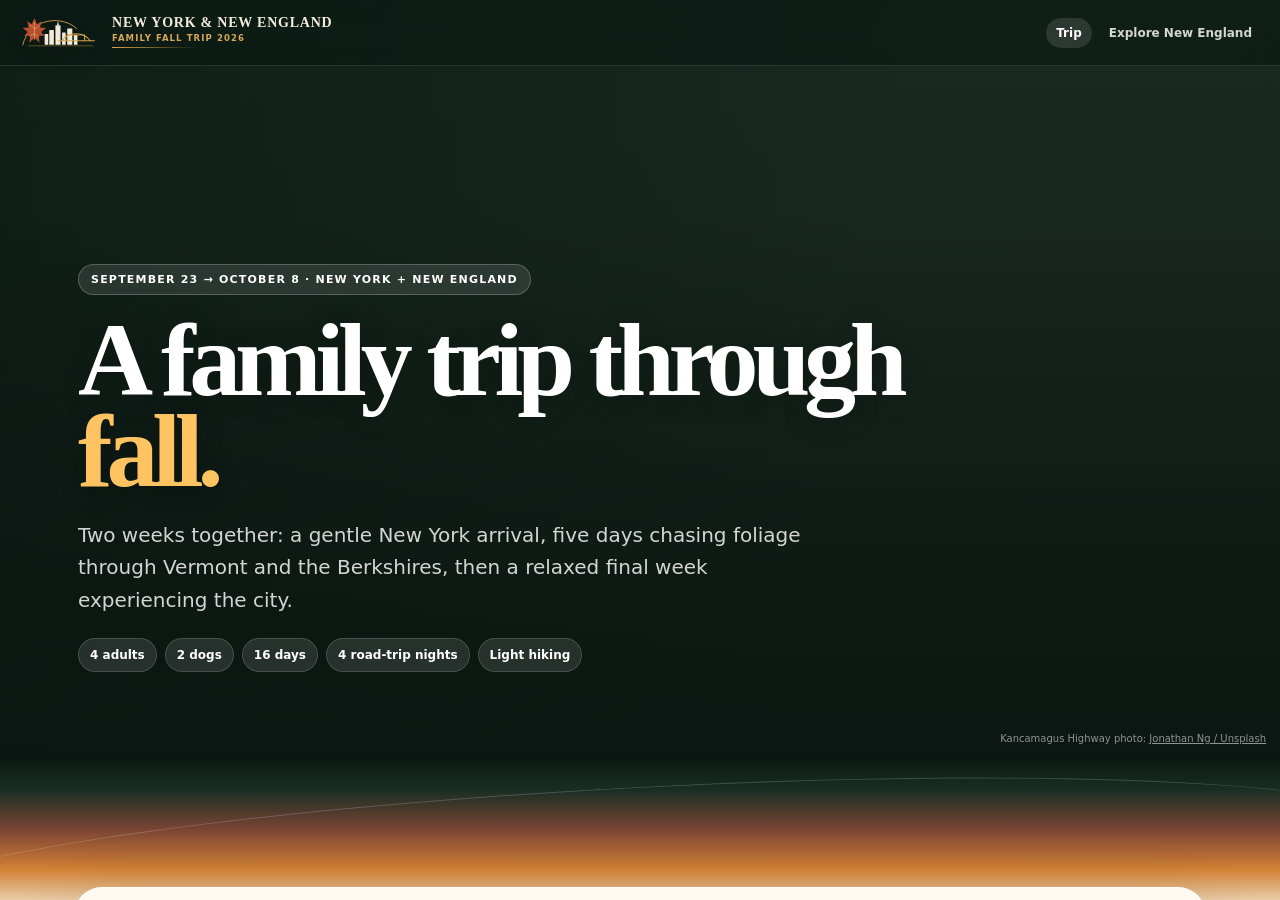
<file: index.html>
<!doctype html><html lang="en"><head><meta charset="utf-8"><meta name="viewport" content="width=device-width,initial-scale=1,viewport-fit=cover"><meta name="theme-color" content="#16241e"><title>Family Fall Trip 2026 · New York & New England</title><link rel="icon" type="image/x-icon" href="/2026FallTrip/favicon.ico?v=3"><link rel="shortcut icon" type="image/x-icon" href="/2026FallTrip/favicon.ico?v=3"><style>html,body{margin:0;width:100%;height:100%;overflow:hidden;background:#f4efe5}iframe{position:fixed;inset:0;width:100%;height:100%;border:0;display:block}</style></head><body><iframe id="app" src="app-20260918c.html" title="Family Fall Trip 2026"></iframe><script>const f=document.getElementById('app');f.addEventListener('load',()=>{try{document.title=f.contentDocument.title||document.title;f.contentDocument.querySelectorAll('a[href="index.html"],a[href="explore.html"]').forEach(a=>a.target='_top')}catch(e){}});</script></body></html>
</file>
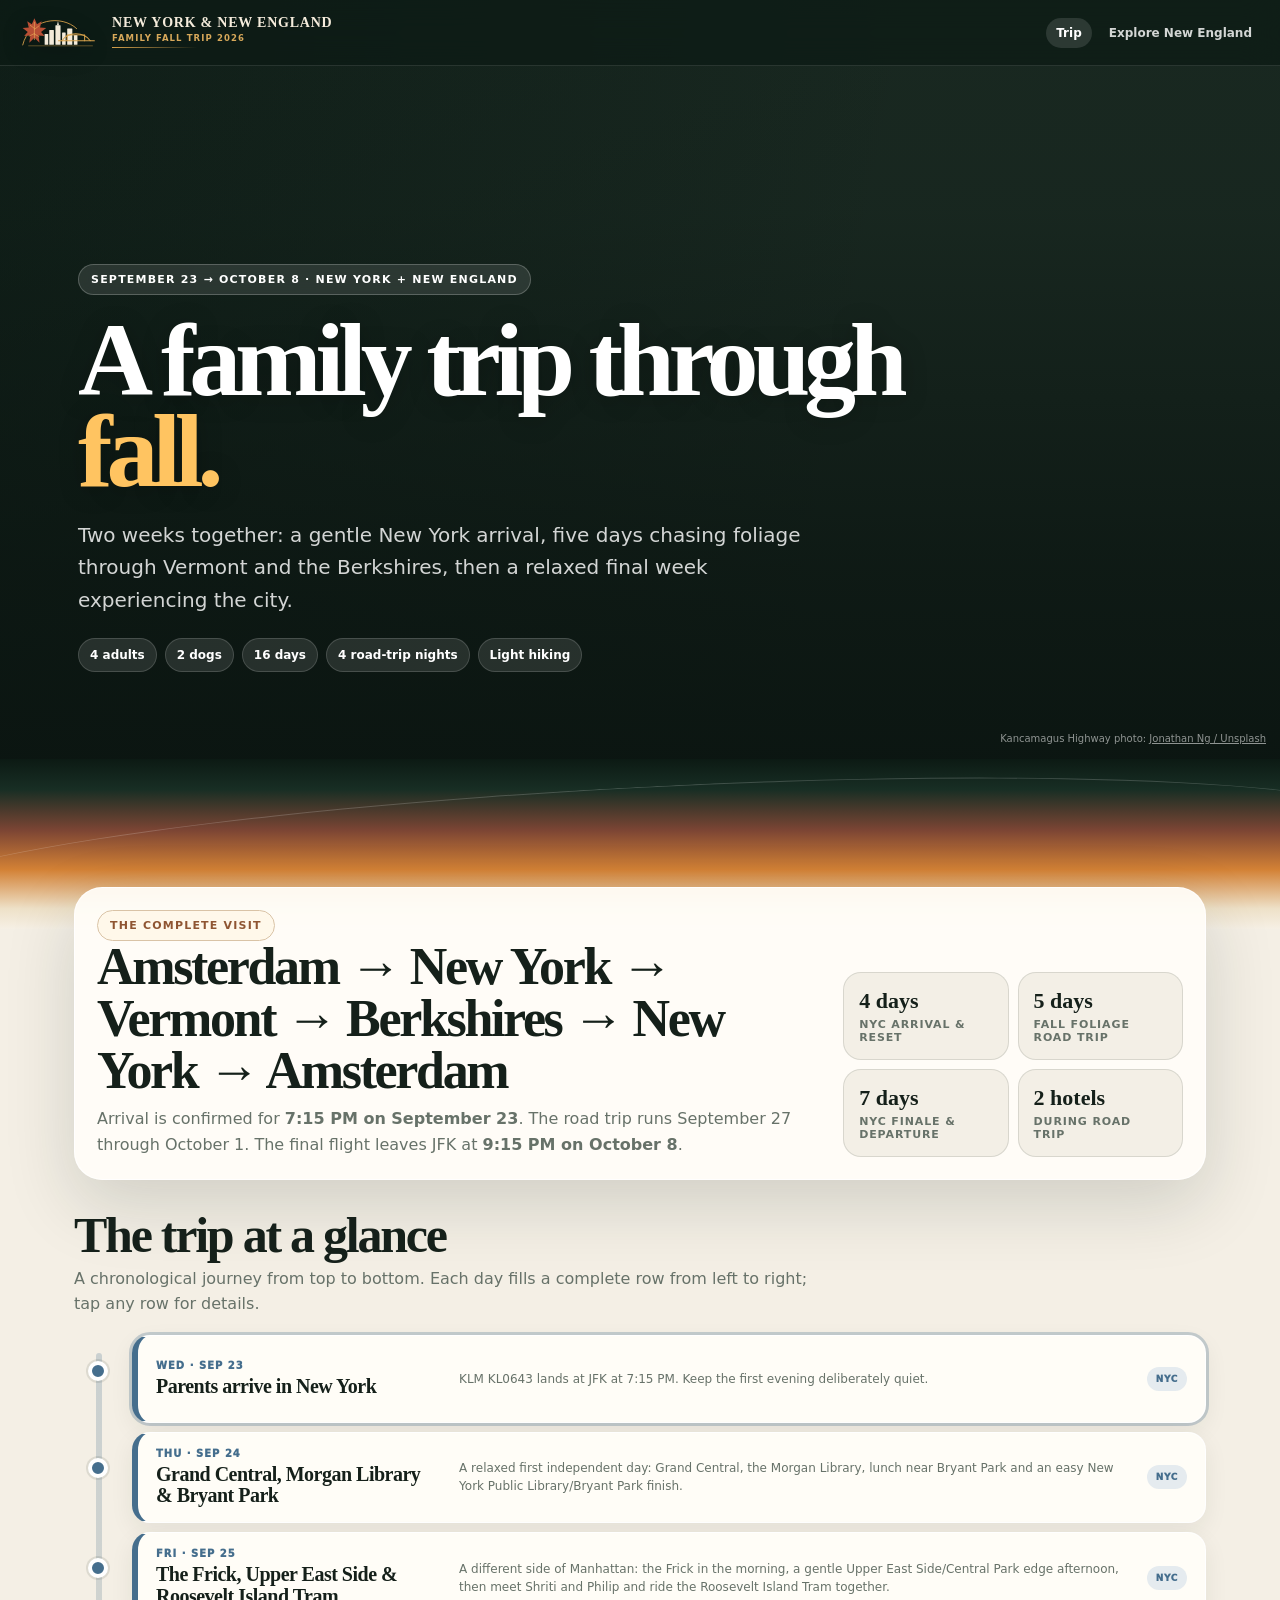
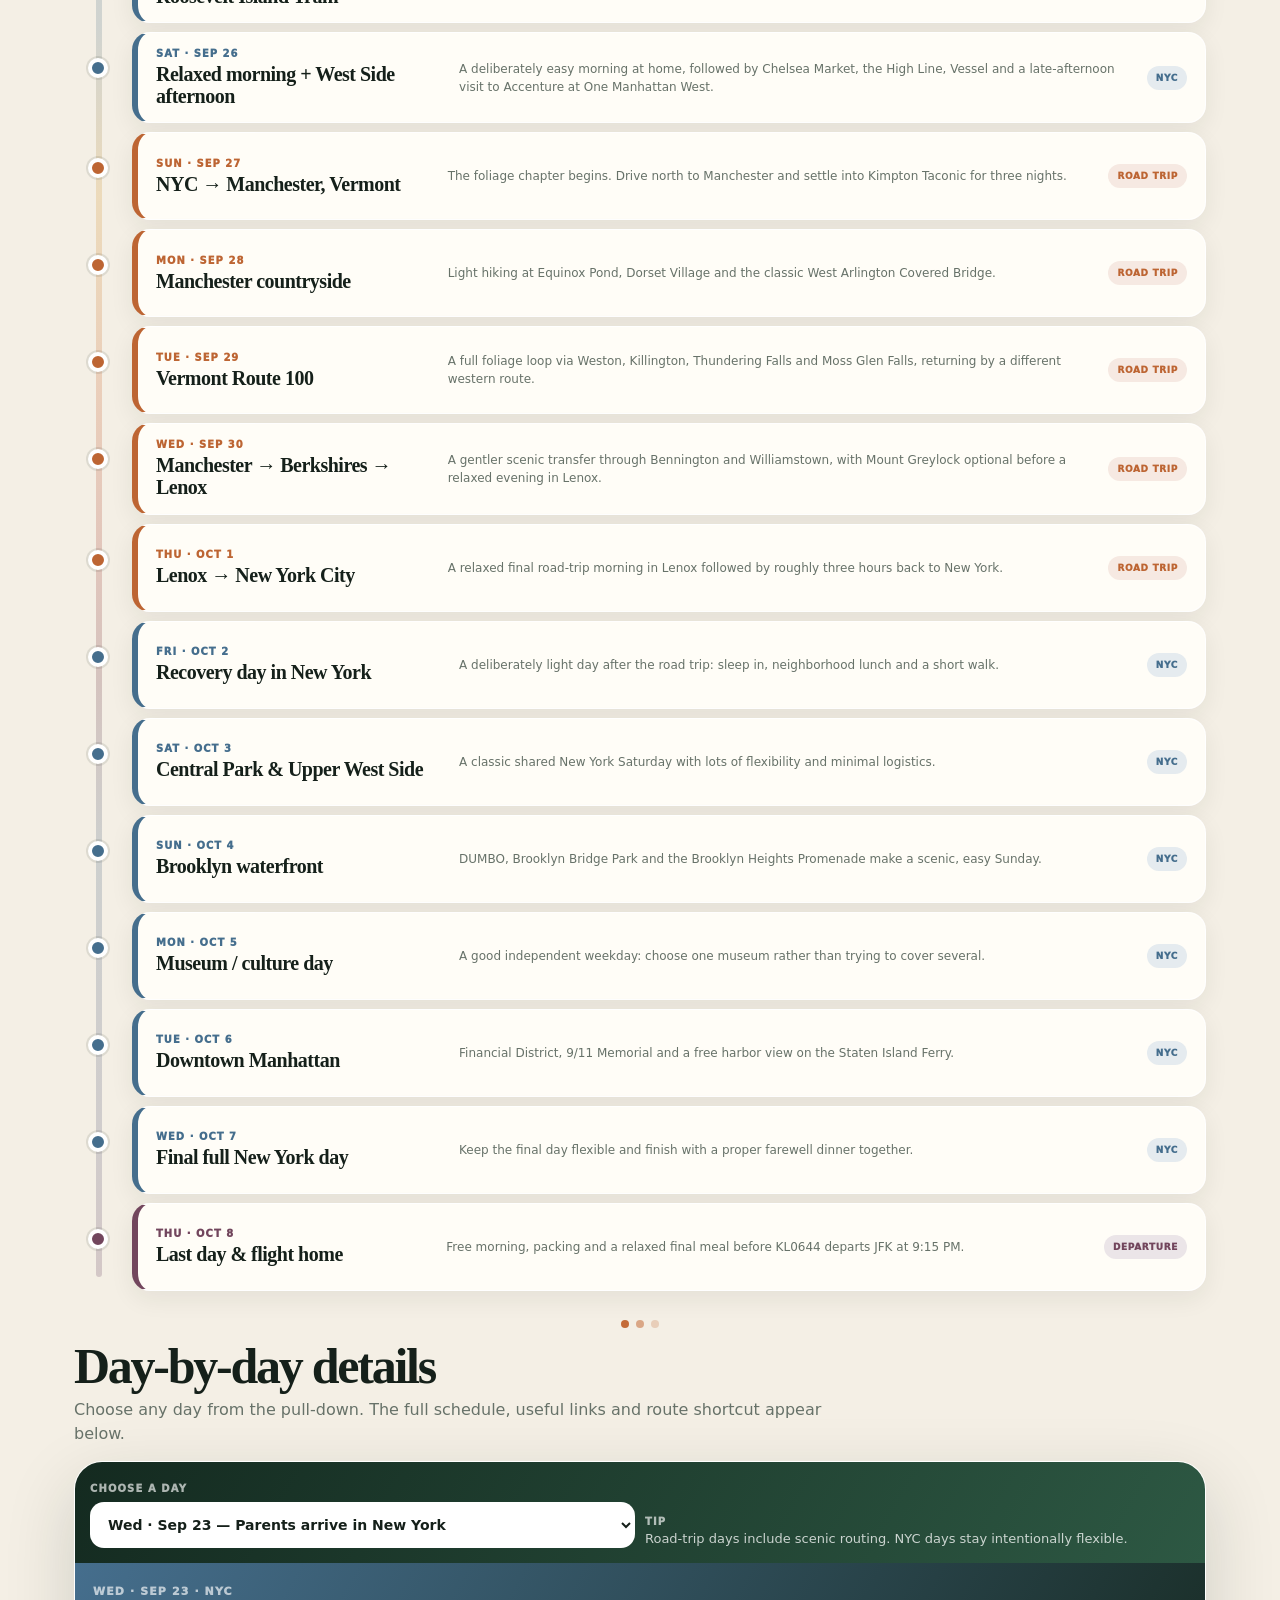
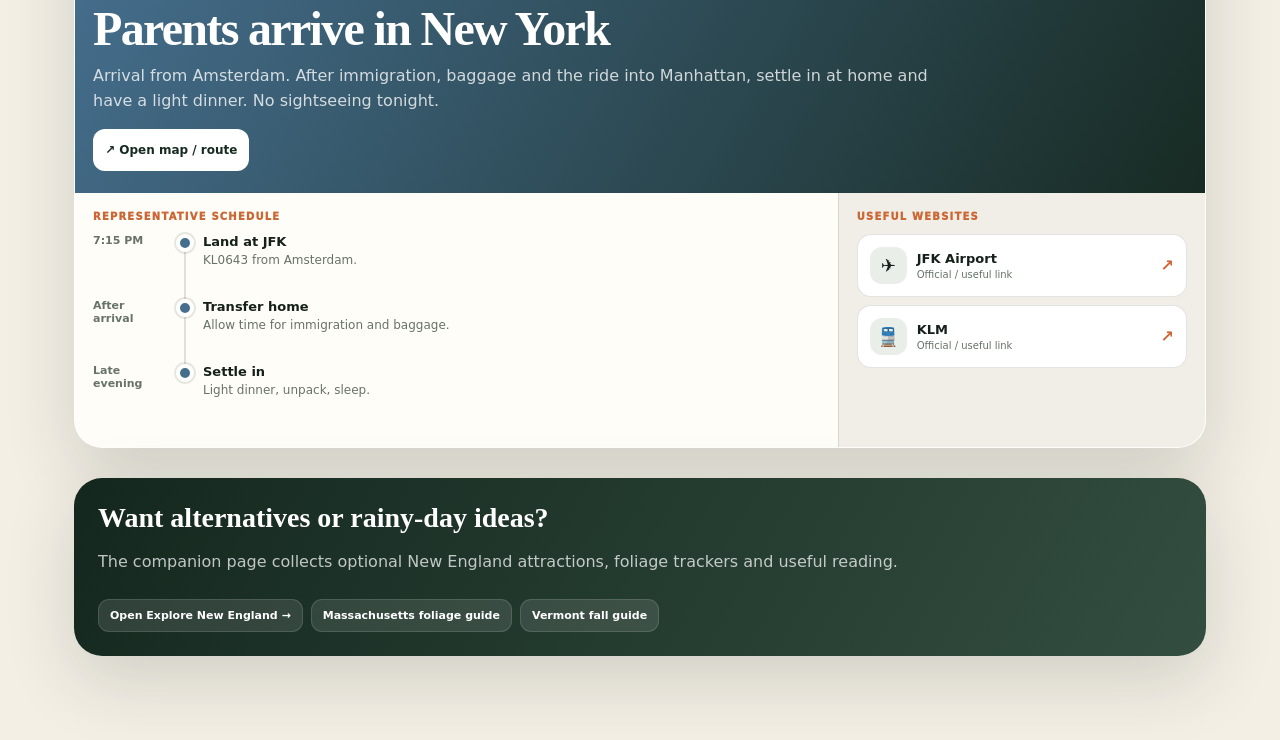
<file: app-20260918b.html>
<!DOCTYPE html><html lang="en"><head><meta charset="utf-8"><meta name="viewport" content="width=device-width,initial-scale=1,viewport-fit=cover"><meta name="theme-color" content="#16241e"><title>Family Fall Trip 2026 · New York & New England</title><meta name="description" content="September 23 to October 8 family trip: New York City, Vermont Route 100 and the Berkshires."><link rel="stylesheet" href="style.css"></head><body><nav class="topbar"><a class="brand" href="index.html"><span class="brandmark"><span style="font-size:25px">🍁</span></span><span class="brand-title"><strong>New York &amp; New England</strong><small>Family Fall Trip 2026</small></span></a><div class="nav"><a class="active" href="index.html">Trip</a><a href="explore.html">Explore New England</a></div></nav><header class="hero"><div class="hero-photo"></div><div class="hero-overlay"></div><div class="hero-inner"><span class="eyebrow">September 23 → October 8 · New York + New England</span><h1>A family trip through <em>fall.</em></h1><p class="hero-copy">Two weeks together: a gentle New York arrival, five days chasing foliage through Vermont and the Berkshires, then a relaxed final week experiencing the city.</p><div class="hero-pills"><span class="hero-pill">4 adults</span><span class="hero-pill">2 dogs</span><span class="hero-pill">16 days</span><span class="hero-pill">4 road-trip nights</span><span class="hero-pill">Light hiking</span></div></div><div class="photo-credit">Kancamagus Highway photo: <a target="_blank" href="https://unsplash.com/photos/a-winding-road-through-a-beautiful-landscape-IViPBFIHrhs">Jonathan Ng / Unsplash</a></div></header><div class="flow"></div><main><section class="intro-card"><div><div class="eyebrow" style="color:#8f5532;border-color:#d9c3a6;background:#fff8ea">The complete visit</div><h2>Amsterdam → New York → Vermont → Berkshires → New York → Amsterdam</h2><p>Arrival is confirmed for <strong>7:15 PM on September 23</strong>. The road trip runs September 27 through October 1. The final flight leaves JFK at <strong>9:15 PM on October 8</strong>.</p></div><div class="trip-arc"><div class="arc"><strong>4 days</strong><span>NYC arrival & reset</span></div><div class="arc"><strong>5 days</strong><span>Fall foliage road trip</span></div><div class="arc"><strong>7 days</strong><span>NYC finale & departure</span></div><div class="arc"><strong>2 hotels</strong><span>During road trip</span></div></div></section><section class="section" id="overview"><div class="sectionhead"><div><h2>The trip at a glance</h2><p>A chronological journey from top to bottom. Each day fills a complete row from left to right; tap any row for details.</p></div></div><div class="timeline-shell"><div class="journey-line"></div><div id="summaryTimeline" class="summary-list"></div></div></section><div class="journey-bridge"><span></span><span></span><span></span></div><section class="section" id="day-detail"><div class="sectionhead"><div><h2>Day-by-day details</h2><p>Choose any day from the pull-down. The full schedule, useful links and route shortcut appear below.</p></div></div><div class="details-shell"><div class="detail-selectbar"><div><label for="daySelect">Choose a day</label><select id="daySelect"></select></div><div><label>Tip</label><div style="font-size:13px;color:rgba(255,255,255,.76);line-height:1.5">Road-trip days include scenic routing. NYC days stay intentionally flexible.</div></div></div><div id="detailContent"></div></div></section><footer class="footer"><h3>Want alternatives or rainy-day ideas?</h3><p>The companion page collects optional New England attractions, foliage trackers and useful reading.</p><a href="explore.html">Open Explore New England →</a><a target="_blank" href="https://www.visitma.com/plan-your-trip/seasons/fall-foliage/">Massachusetts foliage guide</a><a target="_blank" href="https://vermontvacation.com/vermont-seasons/fall/">Vermont fall guide</a></footer></main><script>const D=[
["Wed · Sep 23","Parents arrive in New York","NYC","KLM KL0643 lands at JFK at 7:15 PM. Keep the first evening deliberately quiet.","Arrival from Amsterdam. After immigration, baggage and the ride into Manhattan, settle in at home and have a light dinner. No sightseeing tonight.","https://www.google.com/maps/dir/?api=1&origin=John+F+Kennedy+International+Airport&destination=Midtown+East,+New+York,+NY&travelmode=driving",[["7:15 PM","Land at JFK","KL0643 from Amsterdam."],["After arrival","Transfer home","Allow time for immigration and baggage."],["Late evening","Settle in","Light dinner, unpack, sleep."]],[["✈️","JFK Airport","https://www.jfkairport.com/"],["🚆","KLM","https://www.klm.com/"]]],
["Thu · Sep 24","Grand Central, Morgan Library & Bryant Park","NYC","A relaxed first independent day: Grand Central, the Morgan Library, lunch near Bryant Park and an easy New York Public Library/Bryant Park finish.","Keep the first full day compact and walkable. Start slowly after the overnight flight, see Grand Central, then visit the Morgan Library & Museum before lunch. Finish around Bryant Park and the New York Public Library, with plenty of time to return home and rest.","https://www.google.com/maps/dir/?api=1&origin=Midtown+East,+New+York,+NY&destination=Bryant+Park,+New+York,+NY&travelmode=walking&waypoints=Grand+Central+Terminal,+New+York,+NY%7CThe+Morgan+Library+%26+Museum,+New+York,+NY",[["10:00 AM","Breakfast & slow start","Recover from the flight and leave home without rushing."],["11:00 AM","Grand Central Terminal","Main concourse, architecture and a relaxed look around."],["12:15 PM","The Morgan Library & Museum","Spend about 75–90 minutes in the historic library and galleries."],["1:45 PM","Lunch near Bryant Park","Easy lunch without crossing town."],["2:45 PM","New York Public Library & Bryant Park","Short library visit, park benches and people-watching."],["3:45 PM onward","Coffee or head home","Keep the rest of the afternoon flexible."]],[["🏛️","Grand Central Terminal","https://www.grandcentralterminal.com/"],["📚","The Morgan Library & Museum","https://www.themorgan.org/"],["📖","New York Public Library","https://www.nypl.org/locations/schwarzman"],["🌳","Bryant Park","https://bryantpark.org/"]]],
["Fri · Sep 25","The Frick, Upper East Side & Roosevelt Island Tram","NYC","A different side of Manhattan: the Frick in the morning, a gentle Upper East Side/Central Park edge afternoon, then meet Shriti and Philip and ride the Roosevelt Island Tram together.","Since MoMA and Rockefeller are already familiar and shopping is not the goal, make Friday more cultural and residential. The Frick anchors the morning; after lunch, keep the afternoon easy along the Upper East Side and Central Park edge. Shriti and Philip join around 4 PM for the tram and Roosevelt Island views.","https://www.google.com/maps/dir/?api=1&origin=The+Frick+Collection,+New+York,+NY&destination=Roosevelt+Island+Tramway+Manhattan+Station,+New+York,+NY&travelmode=walking",[["10:00 AM","Breakfast / leave Midtown East","Head uptown at an easy pace."],["10:30 AM–12:45 PM","The Frick Collection","Gilded Age mansion, paintings and decorative arts."],["12:45–1:45 PM","Lunch","Upper East Side, close to the museum."],["1:45–3:15 PM","Upper East Side & Central Park edge","Gentle walk with benches and no shopping agenda."],["3:15–4:00 PM","Coffee / rest","Stay nearby and recharge."],["Around 4:00 PM","Meet Shriti and Philip","Join up for the late afternoon."],["4:30 PM","Roosevelt Island Tram","Ride from East 60th Street, walk the waterfront and return when ready."]],[["🖼️","The Frick Collection","https://www.frick.org/"],["🌳","Central Park","https://www.centralparknyc.org/"],["🚡","Roosevelt Island Tram","https://www.rioc.ny.gov/community/transportation/tram"]]],
["Sat · Sep 26","Relaxed morning + West Side afternoon","NYC","A deliberately easy morning at home, followed by Chelsea Market, the High Line, Vessel and a late-afternoon visit to Accenture at One Manhattan West.","Keep Saturday relaxed before the road trip. Spend the morning at home with breakfast, coffee, the dogs and a little preliminary packing. Then head west for a light Chelsea Market lunch, walk the High Line north to Hudson Yards, see Vessel, and finish with the 65th-floor views and office visit at Accenture. Be back in Midtown East by about 5 PM for rest, easy dinner and final packing.","https://www.google.com/maps/dir/?api=1&origin=Chelsea+Market,+New+York,+NY&destination=One+Manhattan+West,+New+York,+NY&travelmode=walking&waypoints=High+Line,+16th+Street,+New+York,+NY%7CVessel,+New+York,+NY",[["9:00–10:15","Breakfast together at home / nearby","No alarm-clock tourism."],["10:15–11:15","Relax at home","Coffee, dogs, and perhaps a tiny bit of preliminary packing."],["11:15–11:45","Head toward Chelsea","Cross town at an easy pace."],["~12:00–12:35","Chelsea Market","Light lunch or snack."],["12:35–1:40","High Line","Enter around 16th Street and walk north toward Hudson Yards."],["1:40–2:15","Vessel + Hudson Yards plaza","Short look around the structure and plaza."],["2:20–4:00","Accenture — One Manhattan West","Take them upstairs, enjoy the 65th-floor views and show them the office."],["4:00–4:30","Optional Manhattan West walk","Sit outside or stroll a little if the weather is nice."],["~4:30","Head back to Midtown East","Return home before the evening."],["~5:00 onward","Home, rest & light packing","Keep the late afternoon calm."],["6:30ish","Very easy dinner","Nearby or order in."],["Evening","Finish packing","Early night before Sunday's drive."]],[["🍽️","Chelsea Market","https://www.chelseamarket.com/"],["🌿","The High Line","https://www.thehighline.org/"],["🌀","Vessel","https://www.hudsonyardsnewyork.com/discover/vessel"],["🏙️","Manhattan West","https://manhattanwestnyc.com/"]]],
["Sun · Sep 27","NYC → Manchester, Vermont","Road trip","The foliage chapter begins. Drive north to Manchester and settle into Kimpton Taconic for three nights.","Leave New York in the morning with two proper dog breaks. Arrive in Manchester around check-in, walk the village and dine at Copper Grouse.","https://www.google.com/maps/dir/?api=1&origin=New+York,+NY&destination=Kimpton+Taconic+Hotel,+Manchester,+VT&travelmode=driving",[["9:00 AM","Leave NYC","Keep the route direct."],["12:30 PM","Lunch + dog break","Albany/Troy area."],["4:00 PM","Kimpton Taconic","Check in for three nights."],["5:00 PM","Manchester Village","Easy arrival walk."],["6:30 PM","Copper Grouse","Relaxed first Vermont dinner."]],[["🏨","Kimpton Taconic","https://www.taconichotel.com/"],["🍽️","Copper Grouse","https://www.coppergrouse.com/"],["🧭","Manchester Vermont","https://www.manchestervermont.com/"]]],
["Mon · Sep 28","Manchester countryside","Road trip","Light hiking at Equinox Pond, Dorset Village and the classic West Arlington Covered Bridge.","This is the easy scenic day: short walks, a village lunch and classic Vermont scenery.","https://www.google.com/maps/dir/?api=1&origin=Kimpton+Taconic+Hotel,+Manchester,+VT&destination=Kimpton+Taconic+Hotel,+Manchester,+VT&travelmode=driving&waypoints=Equinox+Preserve+Red+Gate+Trailhead,+Manchester,+VT%7CDorset+Village,+VT%7CWest+Arlington+Covered+Bridge,+VT",[["8:30 AM","Breakfast","Unhurried start."],["10:00 AM","Equinox Pond","0.75-mile easy loop."],["12:15 PM","Lunch","Manchester or Dorset."],["1:30 PM","Dorset Village","Village green and shops."],["3:30 PM","West Arlington","Covered bridge and dog break."],["6:30 PM","Dinner","Dorset Inn or Manchester."]],[["🥾","Equinox Preserve","https://www.equinoxpreservationtrust.org/trail-descriptions/"],["🌉","Vermont Covered Bridges","https://vermontvacation.com/things-to-do/trip-ideas-itineraries/covered-bridges/"],["🍷","The Dorset Inn","https://www.innsofdorset.com/dorset-tavern-restaurant"]]],
["Tue · Sep 29","Vermont Route 100","Road trip","A full foliage loop via Weston, Killington, Thundering Falls and Moss Glen Falls, returning by a different western route.","This is the signature Vermont driving day. Drive north on Route 100 through villages and mountain valleys, then return via Middlebury/US-7.","https://www.google.com/maps/dir/?api=1&origin=Kimpton+Taconic+Hotel,+Manchester,+VT&destination=Kimpton+Taconic+Hotel,+Manchester,+VT&travelmode=driving&waypoints=Weston,+VT%7CLudlow,+VT%7CKillington,+VT%7CThundering+Falls+Trailhead,+VT%7CRochester,+VT%7CMoss+Glen+Falls,+Granville,+VT%7CMiddlebury,+VT",[["8:00 AM","Leave Manchester","Join Route 100 via VT-11."],["9:00 AM","Weston","Coffee and village walk."],["11:30 AM","Killington","Lunch."],["12:45 PM","Thundering Falls","Easy boardwalk walk."],["3:00 PM","Moss Glen Falls","Short waterfall stop."],["4:00 PM","Turn west","Return via Middlebury."],["7:00 PM","Manchester","Easy dinner near the hotel."]],[["🍁","Vermont Scenic Byways","https://vermontvacation.com/things-to-do/trip-ideas-itineraries/scenic-drives/vermont-byways/"],["🥾","Thundering Falls","https://appalachiantrail.org/hikes/thundering-falls/"],["🍔","Lookout Tavern","https://www.lookoutvt.com/"]]],
["Wed · Sep 30","Manchester → Berkshires → Lenox","Road trip","A gentler scenic transfer through Bennington and Williamstown, with Mount Greylock optional before a relaxed evening in Lenox.","Check out of Kimpton Taconic after breakfast and follow the scenic Route 7 / 7A corridor south through Bennington and Williamstown. If the weather and everyone's energy are good, drive the Mount Greylock summit road for the big-view moment; otherwise continue directly to Lenox and enjoy the village at an easy pace. The Lenox hotel is planned but not yet booked.","https://www.google.com/maps/dir/?api=1&origin=Kimpton+Taconic+Hotel,+Manchester,+VT&destination=Lenox,+MA&travelmode=driving&waypoints=Bennington,+VT%7CWilliamstown,+MA%7CMount+Greylock+Summit,+MA",[["8:30 AM","Breakfast & check-out","A slower start than the old North Conway transfer."],["9:45 AM","Leave Manchester","Head south through the Vermont countryside."],["10:30 AM","Bennington","Short coffee and dog-walk stop."],["11:45 AM","Williamstown","Lunch and a brief village stroll."],["1:30 PM","Mount Greylock — optional","Drive to the summit if weather and energy are good; dogs must remain leashed."],["3:30–4:00 PM","Arrive Lenox","Check in once the hotel is booked."],["5:00 PM","Lenox village","Easy walk, shops and downtime."],["6:30 PM","Dinner in Lenox","Relaxed final road-trip evening."]],[["🍁","Visit the Berkshires","https://berkshires.org/"],["⛰️","Mount Greylock State Reservation","https://www.mass.gov/locations/mount-greylock-state-reservation"],["🏘️","Lenox","https://berkshires.org/plan-your-trip/the-berkshires/lenox/"]]],
["Thu · Oct 1","Lenox → New York City","Road trip","A relaxed final road-trip morning in Lenox followed by roughly three hours back to New York.","Have breakfast, take the dogs for one last Berkshire walk, then head home. With Lenox much closer to New York than North Conway, there is no need for an early departure or another sightseeing stop unless everyone wants one.","https://www.google.com/maps/dir/?api=1&origin=Lenox,+MA&destination=New+York,+NY&travelmode=driving",[["8:00 AM","Breakfast in Lenox","Unhurried final road-trip morning."],["9:00 AM","Short dog walk","Lenox village or a nearby easy green space."],["10:00 AM","Leave Lenox","Direct drive toward New York."],["11:30 AM","Optional quick break","Only if the dogs or passengers need it."],["1:00–2:00 PM","Back in NYC","Unpack, lunch and enjoy the rest of the day."]],[["🏘️","Lenox","https://berkshires.org/plan-your-trip/the-berkshires/lenox/"],["🍂","Massachusetts Fall Foliage","https://www.visitma.com/plan-your-trip/seasons/fall-foliage/"],["🗽","NYC Tourism","https://www.nyctourism.com/"]]],
["Fri · Oct 2","Recovery day in New York","NYC","A deliberately light day after the road trip: sleep in, neighborhood lunch and a short walk.","Keep today mostly free. A local lunch and easy East River, Sutton Place or Midtown East stroll is enough.","https://www.google.com/maps/search/?api=1&query=Midtown+East,+New+York,+NY",[["Morning","Sleep in","No plans."],["Lunch","Close to home","Keep travel minimal."],["Afternoon","Easy local walk","Weather-led."],["Evening","Flexible dinner","Together if convenient."]],[["🗽","NYC Tourism","https://www.nyctourism.com/"]]],
["Sat · Oct 3","Central Park & Upper West Side","NYC","A classic shared New York Saturday with lots of flexibility and minimal logistics.","Start around Central Park, walk only as much as everyone wants, then have lunch on the Upper West Side.","https://www.google.com/maps/search/?api=1&query=Central+Park,+New+York,+NY",[["10:00 AM","Central Park","Enter from south or east."],["12:30 PM","Lunch","Upper West Side."],["Afternoon","Choose one","Park, Lincoln Center or café."],["Evening","Dinner together","Reserve only if desired."]],[["🌳","Central Park","https://www.centralparknyc.org/"],["🎭","Lincoln Center","https://www.lincolncenter.org/"]]],
["Sun · Oct 4","Brooklyn waterfront","NYC","DUMBO, Brooklyn Bridge Park and the Brooklyn Heights Promenade make a scenic, easy Sunday.","Take the subway or ferry to Brooklyn, explore DUMBO, walk the waterfront and finish at the Brooklyn Heights Promenade.","https://www.google.com/maps/search/?api=1&query=DUMBO,+Brooklyn,+NY",[["10:30 AM","DUMBO","Coffee and waterfront views."],["12:30 PM","Lunch","DUMBO / Brooklyn Heights."],["Afternoon","Bridge Park + Promenade","Walk at an easy pace."],["Late afternoon","Ferry or subway home","Choose the easiest option."]],[["🌉","Brooklyn Bridge Park","https://www.brooklynbridgepark.org/"],["⛴️","NYC Ferry","https://www.ferry.nyc/"]]],
["Mon · Oct 5","Museum / culture day","NYC","A good independent weekday: choose one museum rather than trying to cover several.","MoMA is the easiest Midtown choice. If they prefer a longer museum day, the Met plus a short Central Park walk is the alternative.","https://www.google.com/maps/search/?api=1&query=Museum+of+Modern+Art,+New+York,+NY",[["Late morning","Choose one museum","MoMA or the Met."],["Lunch","Museum neighborhood","No need to cross town."],["Afternoon","Continue or head home","Energy-led."],["Evening","Flexible","Dinner nearby."]],[["🖼️","MoMA","https://www.moma.org/"],["🏛️","The Met","https://www.metmuseum.org/"]]],
["Tue · Oct 6","Downtown Manhattan","NYC","Financial District, 9/11 Memorial and a free harbor view on the Staten Island Ferry.","Take the subway downtown, see the 9/11 Memorial and Wall Street area, then use the Staten Island Ferry for skyline views.","https://www.google.com/maps/search/?api=1&query=9%2F11+Memorial,+New+York,+NY",[["10:30 AM","9/11 Memorial","Allow an hour outside."],["12:00 PM","Financial District","Wall Street / lunch."],["2:00 PM","Staten Island Ferry","Ride out and back."],["Afternoon","Seaport optional","Only if energy remains."]],[["🕊️","9/11 Memorial","https://www.911memorial.org/"],["⛴️","Staten Island Ferry","https://www.nyc.gov/html/dot/html/ferrybus/staten-island-ferry.shtml"]]],
["Wed · Oct 7","Final full New York day","NYC","Keep the final day flexible and finish with a proper farewell dinner together.","A good low-effort option is the Roosevelt Island Tram and waterfront, followed by a relaxed afternoon and farewell dinner.","https://www.google.com/maps/search/?api=1&query=Roosevelt+Island+Tramway,+New+York,+NY",[["Late morning","Roosevelt Island Tram","Short scenic ride and waterfront walk."],["Lunch","Midtown East","Easy return."],["Afternoon","Free time","Shopping, packing or rest."],["Evening","Farewell dinner","The final shared meal."]],[["🚡","Roosevelt Island Tram","https://rioc.ny.gov/302/Tram"],["🗽","NYC Tourism","https://www.nyctourism.com/"]]],
["Thu · Oct 8","Last day & flight home","Departure","Free morning, packing and a relaxed final meal before KL0644 departs JFK at 9:15 PM.","Do not schedule a major attraction. Have a slow morning, lunch close to home and leave a large airport buffer.","https://www.google.com/maps/dir/?api=1&origin=Midtown+East,+New+York,+NY&destination=John+F+Kennedy+International+Airport&travelmode=driving",[["Morning","Free time","Packing and one last walk."],["Lunch","Close to home","Keep the afternoon calm."],["Late afternoon","Leave for JFK","Build in a generous traffic buffer."],["9:15 PM","KL0644","JFK → Amsterdam."]],[["✈️","JFK Airport","https://www.jfkairport.com/"],["🚆","KLM","https://www.klm.com/"]]]];const C={NYC:'#456e8d','Road trip':'#bd6533',Departure:'#72465d'},S=document.getElementById('summaryTimeline'),sel=document.getElementById('daySelect'),detail=document.getElementById('detailContent');D.forEach((d,i)=>{let c=C[d[2]]||'#6a5975';S.insertAdjacentHTML('beforeend',`<div class="day-summary" style="--c:${c}"><div class="summary-dot"></div><button class="summary-card" data-i="${i}" style="text-align:left;--c:${c}"><div class="summary-top"><div><div class="summary-date">${d[0]}</div><div class="summary-title">${d[1]}</div></div><span class="phase">${d[2]}</span></div><p>${d[3]}</p></button></div>`);sel.add(new Option(`${d[0]} — ${d[1]}`,i))});function render(i,scroll=false){let d=D[i],c=C[d[2]]||'#6a5975';sel.value=i;let sch=d[6].map(x=>`<div class="whenrow"><div class="time">${x[0]}</div><div class="track"><div class="tdot"></div></div><div class="whenbody"><strong>${x[1]}</strong><span>${x[2]}</span></div></div>`).join(''),links=d[7].map(x=>`<a class="plink" target="_blank" href="${x[2]}"><span class="plink-left"><span class="pico">${x[0]}</span><span><strong>${x[1]}</strong><small>Official / useful link</small></span></span><span class="arrow">↗</span></a>`).join('');detail.innerHTML=`<div class="detail-hero" style="--detail:${c}"><div class="detail-date">${d[0]} · ${d[2]}</div><h3>${d[1]}</h3><p>${d[4]}</p><div class="detail-buttons"><a class="btn" target="_blank" href="${d[5]}">↗ Open map / route</a></div></div><div class="detail-grid" style="--detail:${c}"><div class="detail-main"><div class="micro">Representative schedule</div><div class="when">${sch}</div></div><aside class="detail-side"><div class="micro">Useful websites</div><div class="linklist">${links}</div></aside></div>`;document.querySelectorAll('.summary-card').forEach((b,j)=>b.setAttribute('aria-current',j===i?'true':'false'));if(scroll)document.getElementById('day-detail').scrollIntoView({behavior:'smooth'})}sel.onchange=e=>render(+e.target.value);document.querySelectorAll('.summary-card').forEach(b=>b.onclick=()=>render(+b.dataset.i,true));render(0)</script></body></html>
</file>
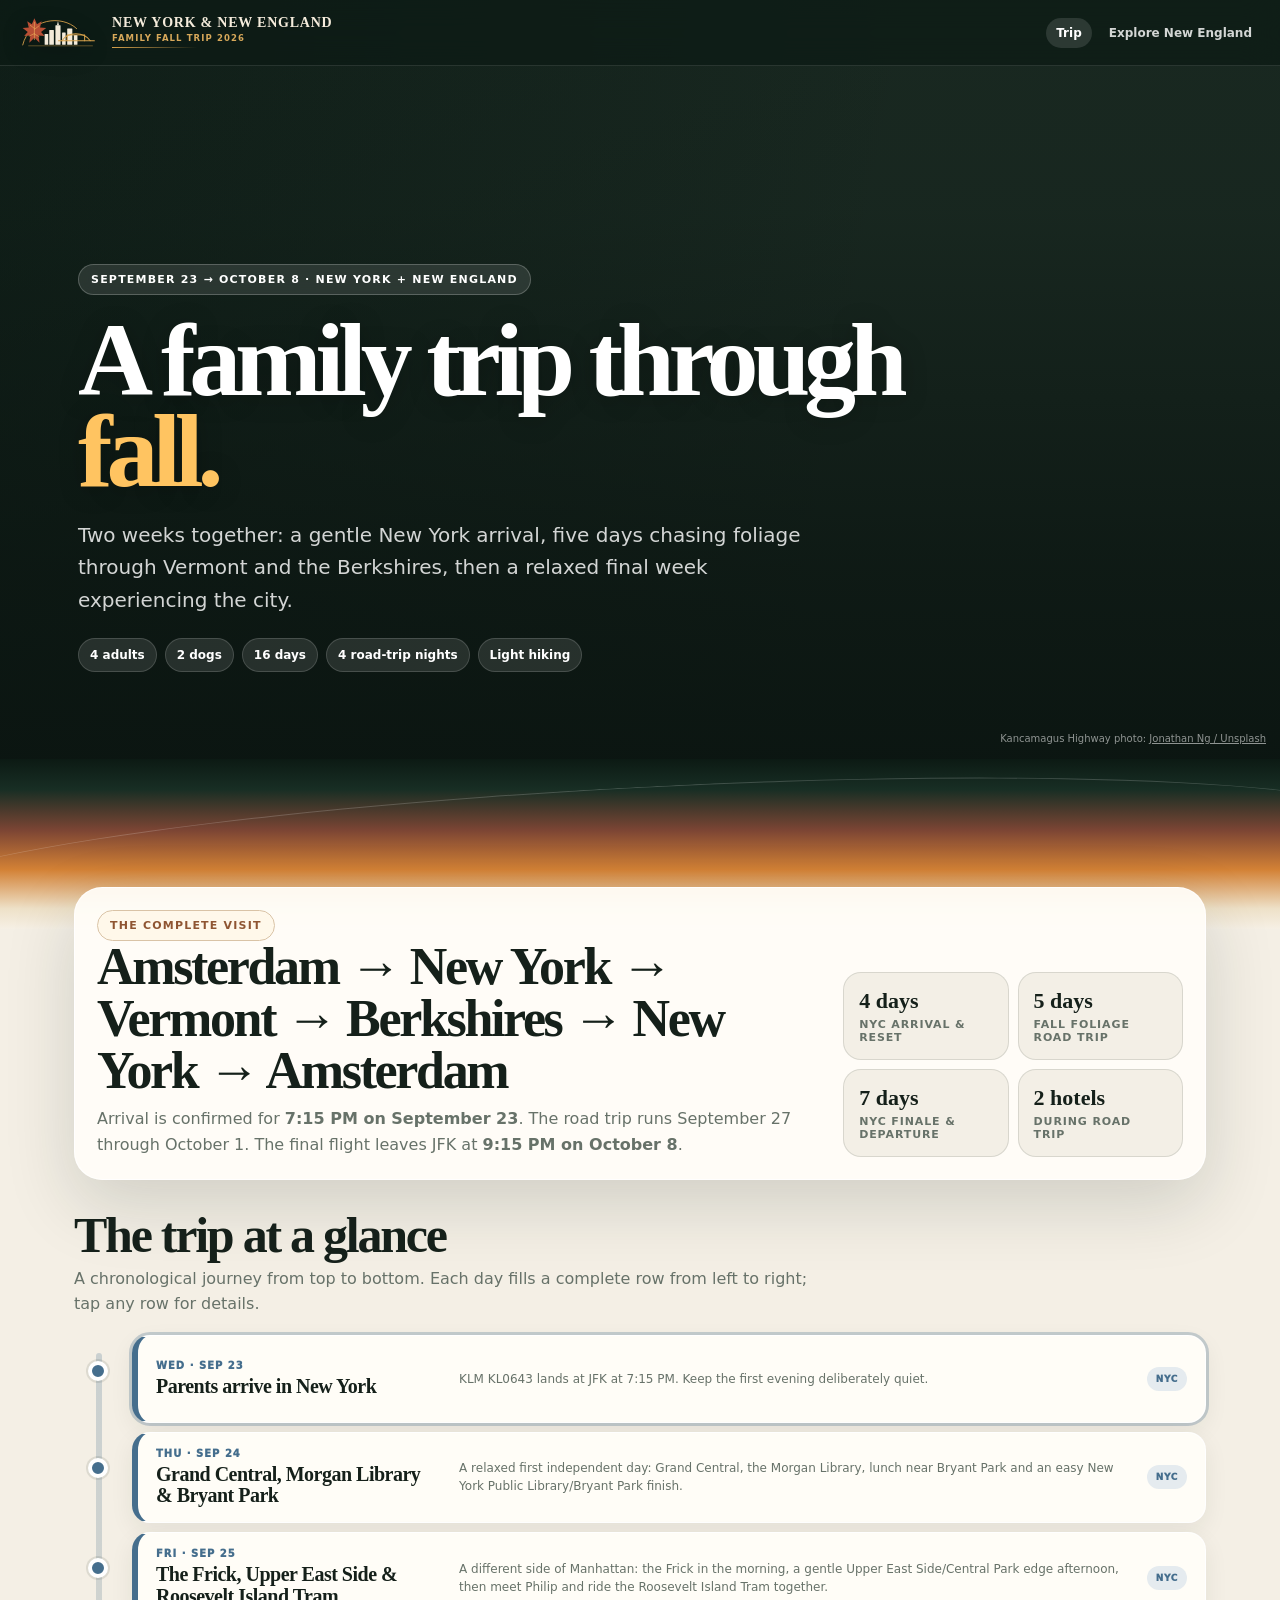
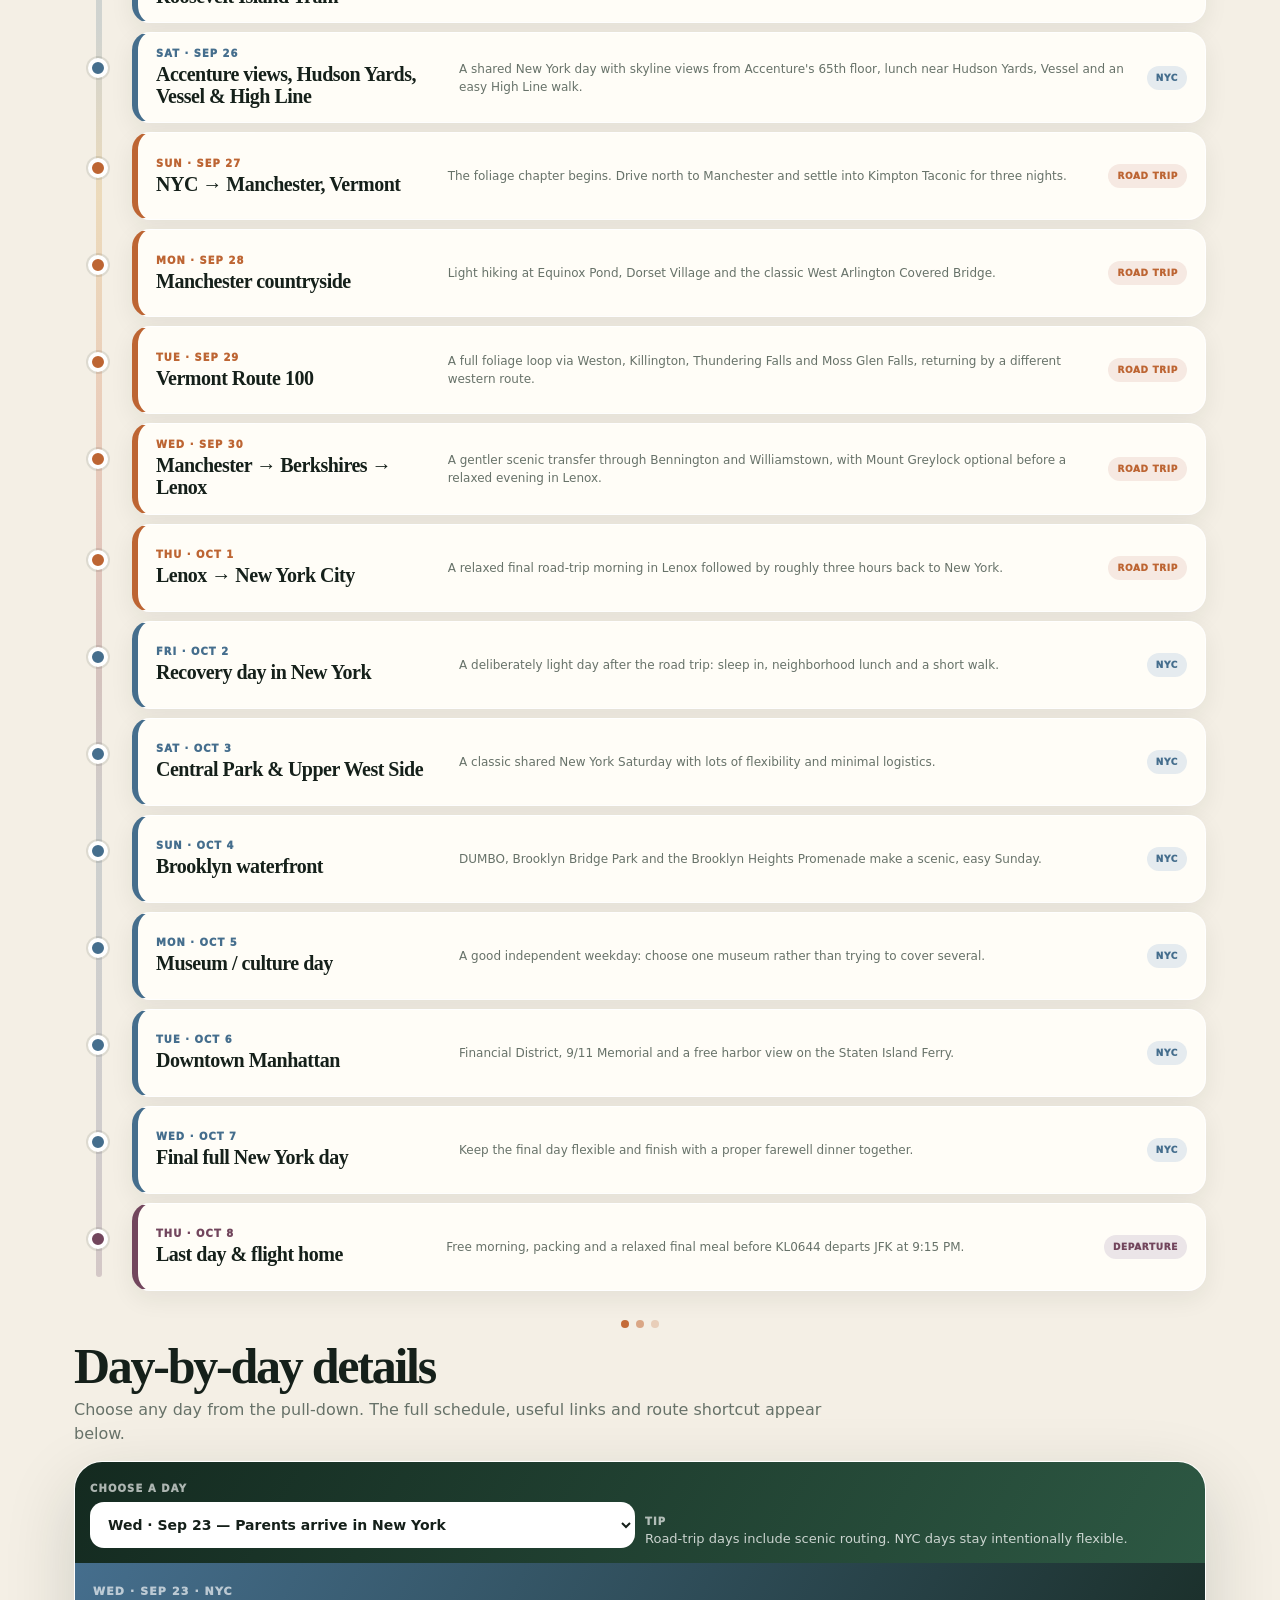
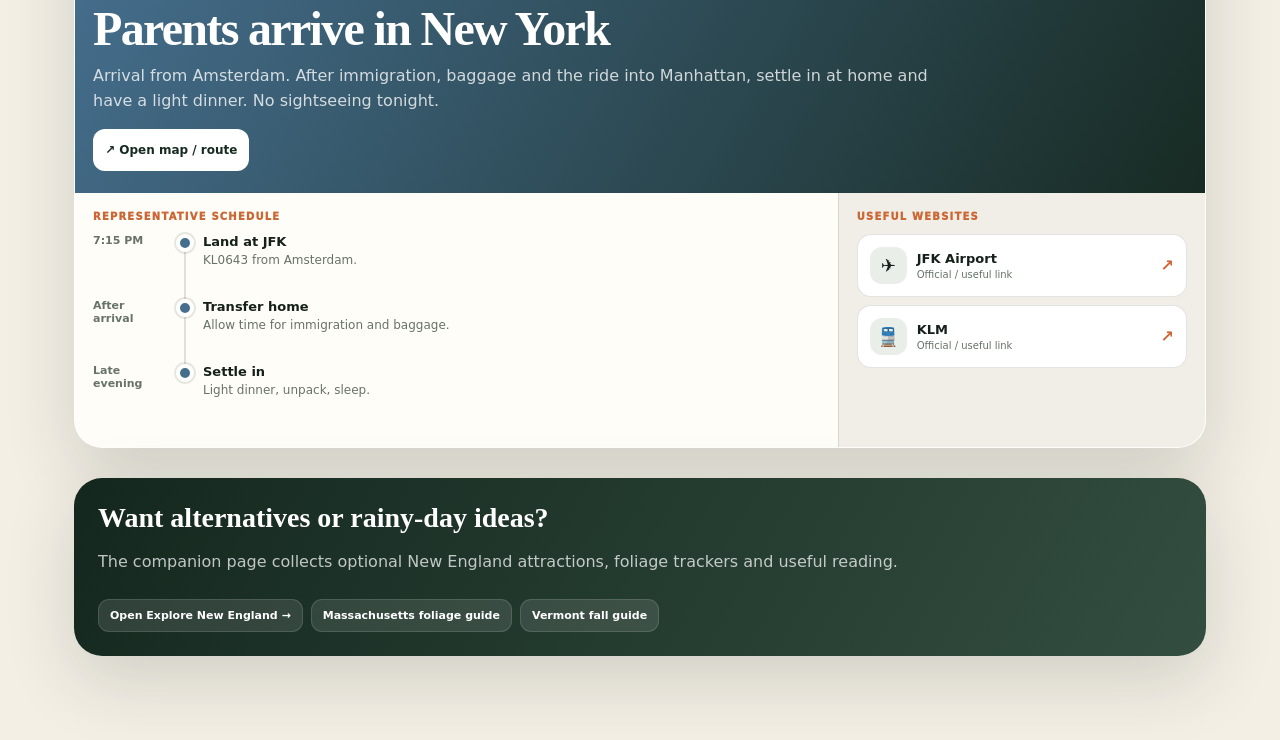
<file: app.html>
<!DOCTYPE html><html lang="en"><head><meta charset="utf-8"><meta name="viewport" content="width=device-width,initial-scale=1,viewport-fit=cover"><meta name="theme-color" content="#16241e"><title>Family Fall Trip 2026 · New York & New England</title><meta name="description" content="September 23 to October 8 family trip: New York City, Vermont Route 100 and the Berkshires."><link rel="stylesheet" href="style.css"></head><body><nav class="topbar"><a class="brand" href="index.html"><span class="brandmark"><span style="font-size:25px">🍁</span></span><span class="brand-title"><strong>New York &amp; New England</strong><small>Family Fall Trip 2026</small></span></a><div class="nav"><a class="active" href="index.html">Trip</a><a href="explore.html">Explore New England</a></div></nav><header class="hero"><div class="hero-photo"></div><div class="hero-overlay"></div><div class="hero-inner"><span class="eyebrow">September 23 → October 8 · New York + New England</span><h1>A family trip through <em>fall.</em></h1><p class="hero-copy">Two weeks together: a gentle New York arrival, five days chasing foliage through Vermont and the Berkshires, then a relaxed final week experiencing the city.</p><div class="hero-pills"><span class="hero-pill">4 adults</span><span class="hero-pill">2 dogs</span><span class="hero-pill">16 days</span><span class="hero-pill">4 road-trip nights</span><span class="hero-pill">Light hiking</span></div></div><div class="photo-credit">Kancamagus Highway photo: <a target="_blank" href="https://unsplash.com/photos/a-winding-road-through-a-beautiful-landscape-IViPBFIHrhs">Jonathan Ng / Unsplash</a></div></header><div class="flow"></div><main><section class="intro-card"><div><div class="eyebrow" style="color:#8f5532;border-color:#d9c3a6;background:#fff8ea">The complete visit</div><h2>Amsterdam → New York → Vermont → Berkshires → New York → Amsterdam</h2><p>Arrival is confirmed for <strong>7:15 PM on September 23</strong>. The road trip runs September 27 through October 1. The final flight leaves JFK at <strong>9:15 PM on October 8</strong>.</p></div><div class="trip-arc"><div class="arc"><strong>4 days</strong><span>NYC arrival & reset</span></div><div class="arc"><strong>5 days</strong><span>Fall foliage road trip</span></div><div class="arc"><strong>7 days</strong><span>NYC finale & departure</span></div><div class="arc"><strong>2 hotels</strong><span>During road trip</span></div></div></section><section class="section" id="overview"><div class="sectionhead"><div><h2>The trip at a glance</h2><p>A chronological journey from top to bottom. Each day fills a complete row from left to right; tap any row for details.</p></div></div><div class="timeline-shell"><div class="journey-line"></div><div id="summaryTimeline" class="summary-list"></div></div></section><div class="journey-bridge"><span></span><span></span><span></span></div><section class="section" id="day-detail"><div class="sectionhead"><div><h2>Day-by-day details</h2><p>Choose any day from the pull-down. The full schedule, useful links and route shortcut appear below.</p></div></div><div class="details-shell"><div class="detail-selectbar"><div><label for="daySelect">Choose a day</label><select id="daySelect"></select></div><div><label>Tip</label><div style="font-size:13px;color:rgba(255,255,255,.76);line-height:1.5">Road-trip days include scenic routing. NYC days stay intentionally flexible.</div></div></div><div id="detailContent"></div></div></section><footer class="footer"><h3>Want alternatives or rainy-day ideas?</h3><p>The companion page collects optional New England attractions, foliage trackers and useful reading.</p><a href="explore.html">Open Explore New England →</a><a target="_blank" href="https://www.visitma.com/plan-your-trip/seasons/fall-foliage/">Massachusetts foliage guide</a><a target="_blank" href="https://vermontvacation.com/vermont-seasons/fall/">Vermont fall guide</a></footer></main><script>const D=[
["Wed · Sep 23","Parents arrive in New York","NYC","KLM KL0643 lands at JFK at 7:15 PM. Keep the first evening deliberately quiet.","Arrival from Amsterdam. After immigration, baggage and the ride into Manhattan, settle in at home and have a light dinner. No sightseeing tonight.","https://www.google.com/maps/dir/?api=1&origin=John+F+Kennedy+International+Airport&destination=Midtown+East,+New+York,+NY&travelmode=driving",[["7:15 PM","Land at JFK","KL0643 from Amsterdam."],["After arrival","Transfer home","Allow time for immigration and baggage."],["Late evening","Settle in","Light dinner, unpack, sleep."]],[["✈️","JFK Airport","https://www.jfkairport.com/"],["🚆","KLM","https://www.klm.com/"]]],
["Thu · Sep 24","Grand Central, Morgan Library & Bryant Park","NYC","A relaxed first independent day: Grand Central, the Morgan Library, lunch near Bryant Park and an easy New York Public Library/Bryant Park finish.","Keep the first full day compact and walkable. Start slowly after the overnight flight, see Grand Central, then visit the Morgan Library & Museum before lunch. Finish around Bryant Park and the New York Public Library, with plenty of time to return home and rest.","https://www.google.com/maps/dir/?api=1&origin=Midtown+East,+New+York,+NY&destination=Bryant+Park,+New+York,+NY&travelmode=walking&waypoints=Grand+Central+Terminal,+New+York,+NY%7CThe+Morgan+Library+%26+Museum,+New+York,+NY",[["10:00 AM","Breakfast & slow start","Recover from the flight and leave home without rushing."],["11:00 AM","Grand Central Terminal","Main concourse, architecture and a relaxed look around."],["12:15 PM","The Morgan Library & Museum","Spend about 75–90 minutes in the historic library and galleries."],["1:45 PM","Lunch near Bryant Park","Easy lunch without crossing town."],["2:45 PM","New York Public Library & Bryant Park","Short library visit, park benches and people-watching."],["3:45 PM onward","Coffee or head home","Keep the rest of the afternoon flexible."]],[["🏛️","Grand Central Terminal","https://www.grandcentralterminal.com/"],["📚","The Morgan Library & Museum","https://www.themorgan.org/"],["📖","New York Public Library","https://www.nypl.org/locations/schwarzman"],["🌳","Bryant Park","https://bryantpark.org/"]]],
["Fri · Sep 25","The Frick, Upper East Side & Roosevelt Island Tram","NYC","A different side of Manhattan: the Frick in the morning, a gentle Upper East Side/Central Park edge afternoon, then meet Philip and ride the Roosevelt Island Tram together.","Since MoMA and Rockefeller are already familiar and shopping is not the goal, make Friday more cultural and residential. The Frick anchors the morning; after lunch, keep the afternoon easy along the Upper East Side and Central Park edge. Shriti and Philip join around 4 PM for the tram and Roosevelt Island views.","https://www.google.com/maps/dir/?api=1&origin=The+Frick+Collection,+New+York,+NY&destination=Roosevelt+Island+Tramway+Manhattan+Station,+New+York,+NY&travelmode=walking",[["10:00 AM","Breakfast / leave Midtown East","Head uptown at an easy pace."],["10:30 AM–12:45 PM","The Frick Collection","Gilded Age mansion, paintings and decorative arts."],["12:45–1:45 PM","Lunch","Upper East Side, close to the museum."],["1:45–3:15 PM","Upper East Side & Central Park edge","Gentle walk with benches and no shopping agenda."],["3:15–4:00 PM","Coffee / rest","Stay nearby and recharge."],["Around 4:00 PM","Meet Shriti and Philip","Join up for the late afternoon."],["4:30 PM","Roosevelt Island Tram","Ride from East 60th Street, walk the waterfront and return when ready."]],[["🖼️","The Frick Collection","https://www.frick.org/"],["🌳","Central Park","https://www.centralparknyc.org/"],["🚡","Roosevelt Island Tram","https://www.rioc.ny.gov/community/transportation/tram"]]],
["Sat · Sep 26","Accenture views, Hudson Yards, Vessel & High Line","NYC","A shared New York day with skyline views from Accenture's 65th floor, lunch near Hudson Yards, Vessel and an easy High Line walk.","Start together at Accenture for coffee and the city views from the 65th floor. Then head west for lunch around Hudson Yards, visit Vessel, and use the High Line for a relaxed afternoon walk. Keep the late afternoon easy so everyone has time to pack for Vermont the next morning.","https://www.google.com/maps/dir/?api=1&origin=Accenture,+New+York,+NY&destination=The+High+Line,+New+York,+NY&travelmode=walking&waypoints=Hudson+Yards,+New+York,+NY%7CVessel,+New+York,+NY",[["10:00 AM","Accenture 65th floor","Coffee together and skyline views."],["11:45 AM","Head to Hudson Yards","Walk or take a short cab/subway depending on energy."],["12:15 PM","Lunch at Hudson Yards","Relaxed lunch together before the afternoon sights."],["1:30 PM","Vessel","Explore the structure and public square."],["2:15 PM","High Line","Walk an easy section south from Hudson Yards; turn back whenever everyone has had enough."],["3:30 PM onward","Coffee / return home","Keep the rest of the day light and pack for the road trip."]],[["🏙️","Hudson Yards","https://www.hudsonyardsnewyork.com/"],["🌀","Vessel","https://www.hudsonyardsnewyork.com/discover/vessel"],["🌿","The High Line","https://www.thehighline.org/"]]],
["Sun · Sep 27","NYC → Manchester, Vermont","Road trip","The foliage chapter begins. Drive north to Manchester and settle into Kimpton Taconic for three nights.","Leave New York in the morning with two proper dog breaks. Arrive in Manchester around check-in, walk the village and dine at Copper Grouse.","https://www.google.com/maps/dir/?api=1&origin=New+York,+NY&destination=Kimpton+Taconic+Hotel,+Manchester,+VT&travelmode=driving",[["9:00 AM","Leave NYC","Keep the route direct."],["12:30 PM","Lunch + dog break","Albany/Troy area."],["4:00 PM","Kimpton Taconic","Check in for three nights."],["5:00 PM","Manchester Village","Easy arrival walk."],["6:30 PM","Copper Grouse","Relaxed first Vermont dinner."]],[["🏨","Kimpton Taconic","https://www.taconichotel.com/"],["🍽️","Copper Grouse","https://www.coppergrouse.com/"],["🧭","Manchester Vermont","https://www.manchestervermont.com/"]]],
["Mon · Sep 28","Manchester countryside","Road trip","Light hiking at Equinox Pond, Dorset Village and the classic West Arlington Covered Bridge.","This is the easy scenic day: short walks, a village lunch and classic Vermont scenery.","https://www.google.com/maps/dir/?api=1&origin=Kimpton+Taconic+Hotel,+Manchester,+VT&destination=Kimpton+Taconic+Hotel,+Manchester,+VT&travelmode=driving&waypoints=Equinox+Preserve+Red+Gate+Trailhead,+Manchester,+VT%7CDorset+Village,+VT%7CWest+Arlington+Covered+Bridge,+VT",[["8:30 AM","Breakfast","Unhurried start."],["10:00 AM","Equinox Pond","0.75-mile easy loop."],["12:15 PM","Lunch","Manchester or Dorset."],["1:30 PM","Dorset Village","Village green and shops."],["3:30 PM","West Arlington","Covered bridge and dog break."],["6:30 PM","Dinner","Dorset Inn or Manchester."]],[["🥾","Equinox Preserve","https://www.equinoxpreservationtrust.org/trail-descriptions/"],["🌉","Vermont Covered Bridges","https://vermontvacation.com/things-to-do/trip-ideas-itineraries/covered-bridges/"],["🍷","The Dorset Inn","https://www.innsofdorset.com/dorset-tavern-restaurant"]]],
["Tue · Sep 29","Vermont Route 100","Road trip","A full foliage loop via Weston, Killington, Thundering Falls and Moss Glen Falls, returning by a different western route.","This is the signature Vermont driving day. Drive north on Route 100 through villages and mountain valleys, then return via Middlebury/US-7.","https://www.google.com/maps/dir/?api=1&origin=Kimpton+Taconic+Hotel,+Manchester,+VT&destination=Kimpton+Taconic+Hotel,+Manchester,+VT&travelmode=driving&waypoints=Weston,+VT%7CLudlow,+VT%7CKillington,+VT%7CThundering+Falls+Trailhead,+VT%7CRochester,+VT%7CMoss+Glen+Falls,+Granville,+VT%7CMiddlebury,+VT",[["8:00 AM","Leave Manchester","Join Route 100 via VT-11."],["9:00 AM","Weston","Coffee and village walk."],["11:30 AM","Killington","Lunch."],["12:45 PM","Thundering Falls","Easy boardwalk walk."],["3:00 PM","Moss Glen Falls","Short waterfall stop."],["4:00 PM","Turn west","Return via Middlebury."],["7:00 PM","Manchester","Easy dinner near the hotel."]],[["🍁","Vermont Scenic Byways","https://vermontvacation.com/things-to-do/trip-ideas-itineraries/scenic-drives/vermont-byways/"],["🥾","Thundering Falls","https://appalachiantrail.org/hikes/thundering-falls/"],["🍔","Lookout Tavern","https://www.lookoutvt.com/"]]],
["Wed · Sep 30","Manchester → Berkshires → Lenox","Road trip","A gentler scenic transfer through Bennington and Williamstown, with Mount Greylock optional before a relaxed evening in Lenox.","Check out of Kimpton Taconic after breakfast and follow the scenic Route 7 / 7A corridor south through Bennington and Williamstown. If the weather and everyone's energy are good, drive the Mount Greylock summit road for the big-view moment; otherwise continue directly to Lenox and enjoy the village at an easy pace. The Lenox hotel is planned but not yet booked.","https://www.google.com/maps/dir/?api=1&origin=Kimpton+Taconic+Hotel,+Manchester,+VT&destination=Lenox,+MA&travelmode=driving&waypoints=Bennington,+VT%7CWilliamstown,+MA%7CMount+Greylock+Summit,+MA",[["8:30 AM","Breakfast & check-out","A slower start than the old North Conway transfer."],["9:45 AM","Leave Manchester","Head south through the Vermont countryside."],["10:30 AM","Bennington","Short coffee and dog-walk stop."],["11:45 AM","Williamstown","Lunch and a brief village stroll."],["1:30 PM","Mount Greylock — optional","Drive to the summit if weather and energy are good; dogs must remain leashed."],["3:30–4:00 PM","Arrive Lenox","Check in once the hotel is booked."],["5:00 PM","Lenox village","Easy walk, shops and downtime."],["6:30 PM","Dinner in Lenox","Relaxed final road-trip evening."]],[["🍁","Visit the Berkshires","https://berkshires.org/"],["⛰️","Mount Greylock State Reservation","https://www.mass.gov/locations/mount-greylock-state-reservation"],["🏘️","Lenox","https://berkshires.org/plan-your-trip/the-berkshires/lenox/"]]],
["Thu · Oct 1","Lenox → New York City","Road trip","A relaxed final road-trip morning in Lenox followed by roughly three hours back to New York.","Have breakfast, take the dogs for one last Berkshire walk, then head home. With Lenox much closer to New York than North Conway, there is no need for an early departure or another sightseeing stop unless everyone wants one.","https://www.google.com/maps/dir/?api=1&origin=Lenox,+MA&destination=New+York,+NY&travelmode=driving",[["8:00 AM","Breakfast in Lenox","Unhurried final road-trip morning."],["9:00 AM","Short dog walk","Lenox village or a nearby easy green space."],["10:00 AM","Leave Lenox","Direct drive toward New York."],["11:30 AM","Optional quick break","Only if the dogs or passengers need it."],["1:00–2:00 PM","Back in NYC","Unpack, lunch and enjoy the rest of the day."]],[["🏘️","Lenox","https://berkshires.org/plan-your-trip/the-berkshires/lenox/"],["🍂","Massachusetts Fall Foliage","https://www.visitma.com/plan-your-trip/seasons/fall-foliage/"],["🗽","NYC Tourism","https://www.nyctourism.com/"]]],
["Fri · Oct 2","Recovery day in New York","NYC","A deliberately light day after the road trip: sleep in, neighborhood lunch and a short walk.","Keep today mostly free. A local lunch and easy East River, Sutton Place or Midtown East stroll is enough.","https://www.google.com/maps/search/?api=1&query=Midtown+East,+New+York,+NY",[["Morning","Sleep in","No plans."],["Lunch","Close to home","Keep travel minimal."],["Afternoon","Easy local walk","Weather-led."],["Evening","Flexible dinner","Together if convenient."]],[["🗽","NYC Tourism","https://www.nyctourism.com/"]]],
["Sat · Oct 3","Central Park & Upper West Side","NYC","A classic shared New York Saturday with lots of flexibility and minimal logistics.","Start around Central Park, walk only as much as everyone wants, then have lunch on the Upper West Side.","https://www.google.com/maps/search/?api=1&query=Central+Park,+New+York,+NY",[["10:00 AM","Central Park","Enter from south or east."],["12:30 PM","Lunch","Upper West Side."],["Afternoon","Choose one","Park, Lincoln Center or café."],["Evening","Dinner together","Reserve only if desired."]],[["🌳","Central Park","https://www.centralparknyc.org/"],["🎭","Lincoln Center","https://www.lincolncenter.org/"]]],
["Sun · Oct 4","Brooklyn waterfront","NYC","DUMBO, Brooklyn Bridge Park and the Brooklyn Heights Promenade make a scenic, easy Sunday.","Take the subway or ferry to Brooklyn, explore DUMBO, walk the waterfront and finish at the Brooklyn Heights Promenade.","https://www.google.com/maps/search/?api=1&query=DUMBO,+Brooklyn,+NY",[["10:30 AM","DUMBO","Coffee and waterfront views."],["12:30 PM","Lunch","DUMBO / Brooklyn Heights."],["Afternoon","Bridge Park + Promenade","Walk at an easy pace."],["Late afternoon","Ferry or subway home","Choose the easiest option."]],[["🌉","Brooklyn Bridge Park","https://www.brooklynbridgepark.org/"],["⛴️","NYC Ferry","https://www.ferry.nyc/"]]],
["Mon · Oct 5","Museum / culture day","NYC","A good independent weekday: choose one museum rather than trying to cover several.","MoMA is the easiest Midtown choice. If they prefer a longer museum day, the Met plus a short Central Park walk is the alternative.","https://www.google.com/maps/search/?api=1&query=Museum+of+Modern+Art,+New+York,+NY",[["Late morning","Choose one museum","MoMA or the Met."],["Lunch","Museum neighborhood","No need to cross town."],["Afternoon","Continue or head home","Energy-led."],["Evening","Flexible","Dinner nearby."]],[["🖼️","MoMA","https://www.moma.org/"],["🏛️","The Met","https://www.metmuseum.org/"]]],
["Tue · Oct 6","Downtown Manhattan","NYC","Financial District, 9/11 Memorial and a free harbor view on the Staten Island Ferry.","Take the subway downtown, see the 9/11 Memorial and Wall Street area, then use the Staten Island Ferry for skyline views.","https://www.google.com/maps/search/?api=1&query=9%2F11+Memorial,+New+York,+NY",[["10:30 AM","9/11 Memorial","Allow an hour outside."],["12:00 PM","Financial District","Wall Street / lunch."],["2:00 PM","Staten Island Ferry","Ride out and back."],["Afternoon","Seaport optional","Only if energy remains."]],[["🕊️","9/11 Memorial","https://www.911memorial.org/"],["⛴️","Staten Island Ferry","https://www.nyc.gov/html/dot/html/ferrybus/staten-island-ferry.shtml"]]],
["Wed · Oct 7","Final full New York day","NYC","Keep the final day flexible and finish with a proper farewell dinner together.","A good low-effort option is the Roosevelt Island Tram and waterfront, followed by a relaxed afternoon and farewell dinner.","https://www.google.com/maps/search/?api=1&query=Roosevelt+Island+Tramway,+New+York,+NY",[["Late morning","Roosevelt Island Tram","Short scenic ride and waterfront walk."],["Lunch","Midtown East","Easy return."],["Afternoon","Free time","Shopping, packing or rest."],["Evening","Farewell dinner","The final shared meal."]],[["🚡","Roosevelt Island Tram","https://rioc.ny.gov/302/Tram"],["🗽","NYC Tourism","https://www.nyctourism.com/"]]],
["Thu · Oct 8","Last day & flight home","Departure","Free morning, packing and a relaxed final meal before KL0644 departs JFK at 9:15 PM.","Do not schedule a major attraction. Have a slow morning, lunch close to home and leave a large airport buffer.","https://www.google.com/maps/dir/?api=1&origin=Midtown+East,+New+York,+NY&destination=John+F+Kennedy+International+Airport&travelmode=driving",[["Morning","Free time","Packing and one last walk."],["Lunch","Close to home","Keep the afternoon calm."],["Late afternoon","Leave for JFK","Build in a generous traffic buffer."],["9:15 PM","KL0644","JFK → Amsterdam."]],[["✈️","JFK Airport","https://www.jfkairport.com/"],["🚆","KLM","https://www.klm.com/"]]]];const C={NYC:'#456e8d','Road trip':'#bd6533',Departure:'#72465d'},S=document.getElementById('summaryTimeline'),sel=document.getElementById('daySelect'),detail=document.getElementById('detailContent');D.forEach((d,i)=>{let c=C[d[2]]||'#6a5975';S.insertAdjacentHTML('beforeend',`<div class="day-summary" style="--c:${c}"><div class="summary-dot"></div><button class="summary-card" data-i="${i}" style="text-align:left;--c:${c}"><div class="summary-top"><div><div class="summary-date">${d[0]}</div><div class="summary-title">${d[1]}</div></div><span class="phase">${d[2]}</span></div><p>${d[3]}</p></button></div>`);sel.add(new Option(`${d[0]} — ${d[1]}`,i))});function render(i,scroll=false){let d=D[i],c=C[d[2]]||'#6a5975';sel.value=i;let sch=d[6].map(x=>`<div class="whenrow"><div class="time">${x[0]}</div><div class="track"><div class="tdot"></div></div><div class="whenbody"><strong>${x[1]}</strong><span>${x[2]}</span></div></div>`).join(''),links=d[7].map(x=>`<a class="plink" target="_blank" href="${x[2]}"><span class="plink-left"><span class="pico">${x[0]}</span><span><strong>${x[1]}</strong><small>Official / useful link</small></span></span><span class="arrow">↗</span></a>`).join('');detail.innerHTML=`<div class="detail-hero" style="--detail:${c}"><div class="detail-date">${d[0]} · ${d[2]}</div><h3>${d[1]}</h3><p>${d[4]}</p><div class="detail-buttons"><a class="btn" target="_blank" href="${d[5]}">↗ Open map / route</a></div></div><div class="detail-grid" style="--detail:${c}"><div class="detail-main"><div class="micro">Representative schedule</div><div class="when">${sch}</div></div><aside class="detail-side"><div class="micro">Useful websites</div><div class="linklist">${links}</div></aside></div>`;document.querySelectorAll('.summary-card').forEach((b,j)=>b.setAttribute('aria-current',j===i?'true':'false'));if(scroll)document.getElementById('day-detail').scrollIntoView({behavior:'smooth'})}sel.onchange=e=>render(+e.target.value);document.querySelectorAll('.summary-card').forEach(b=>b.onclick=()=>render(+b.dataset.i,true));render(0)</script></body></html>
</file>
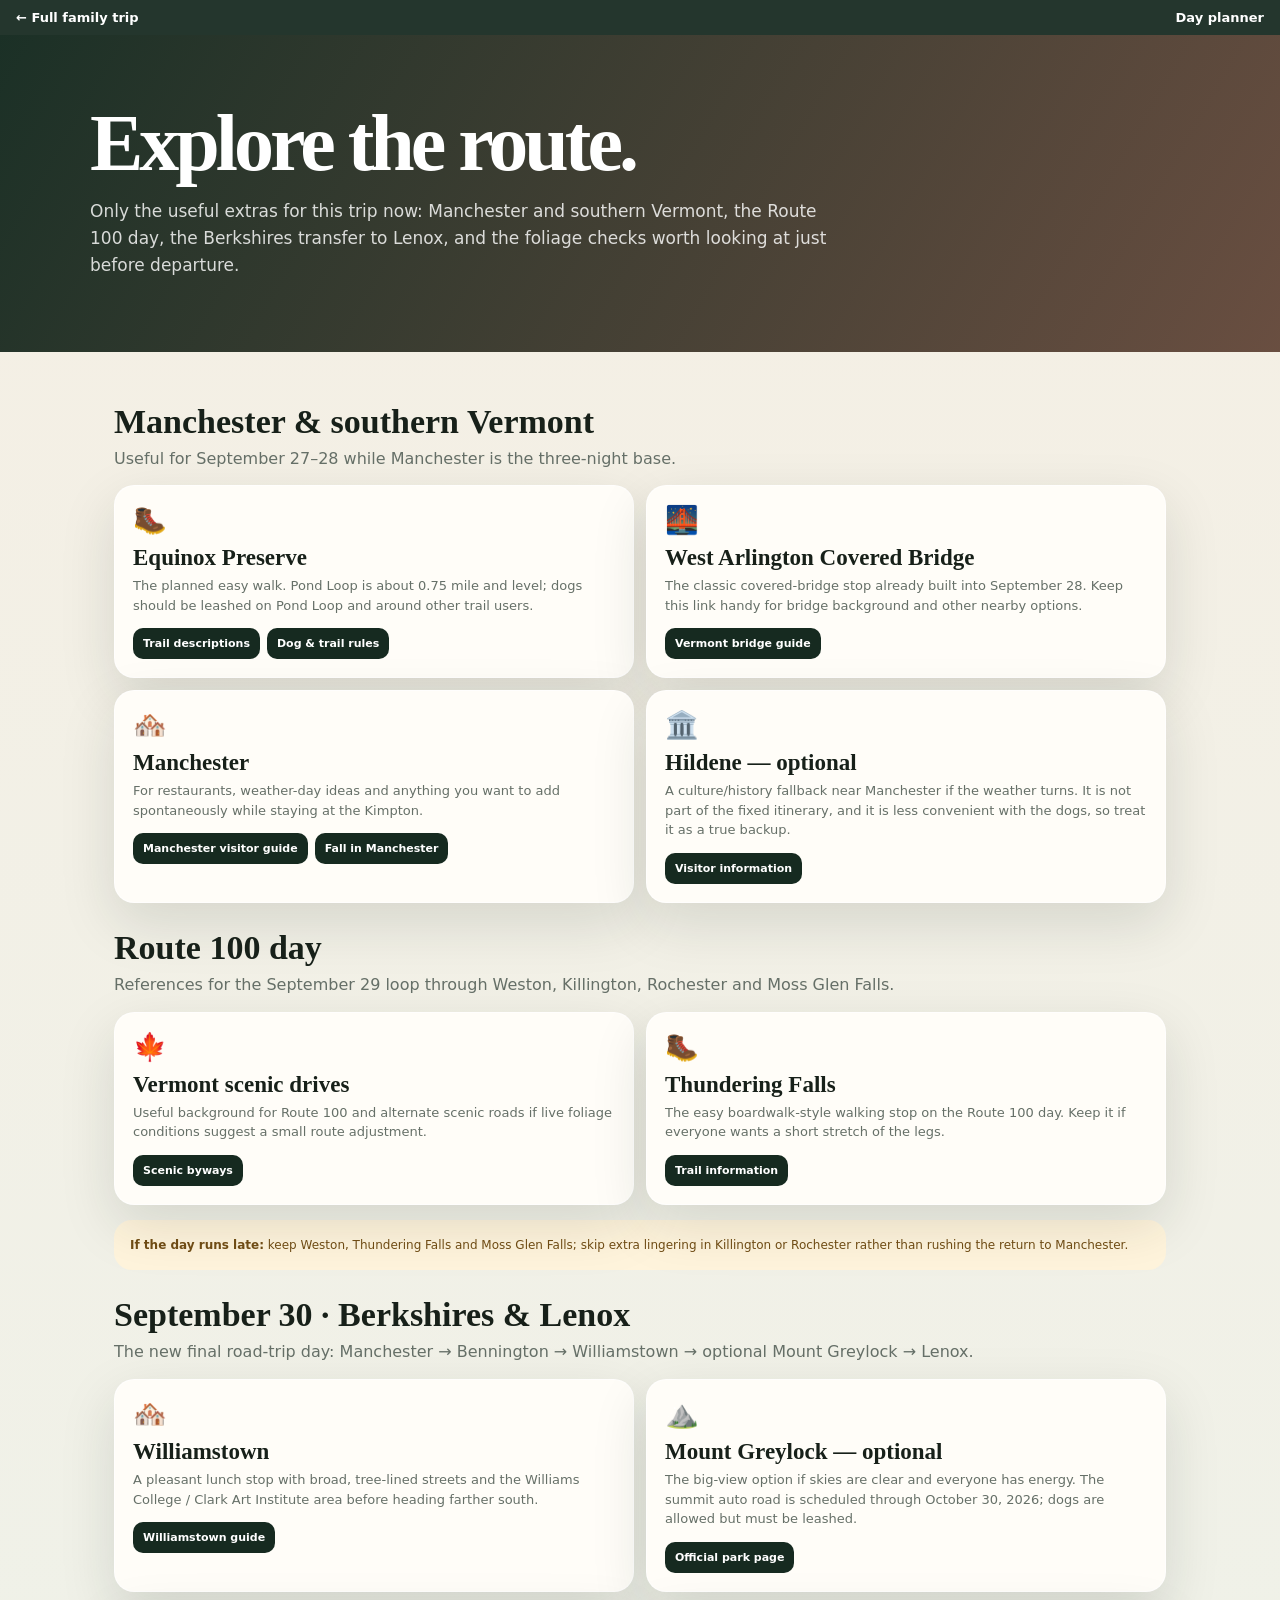
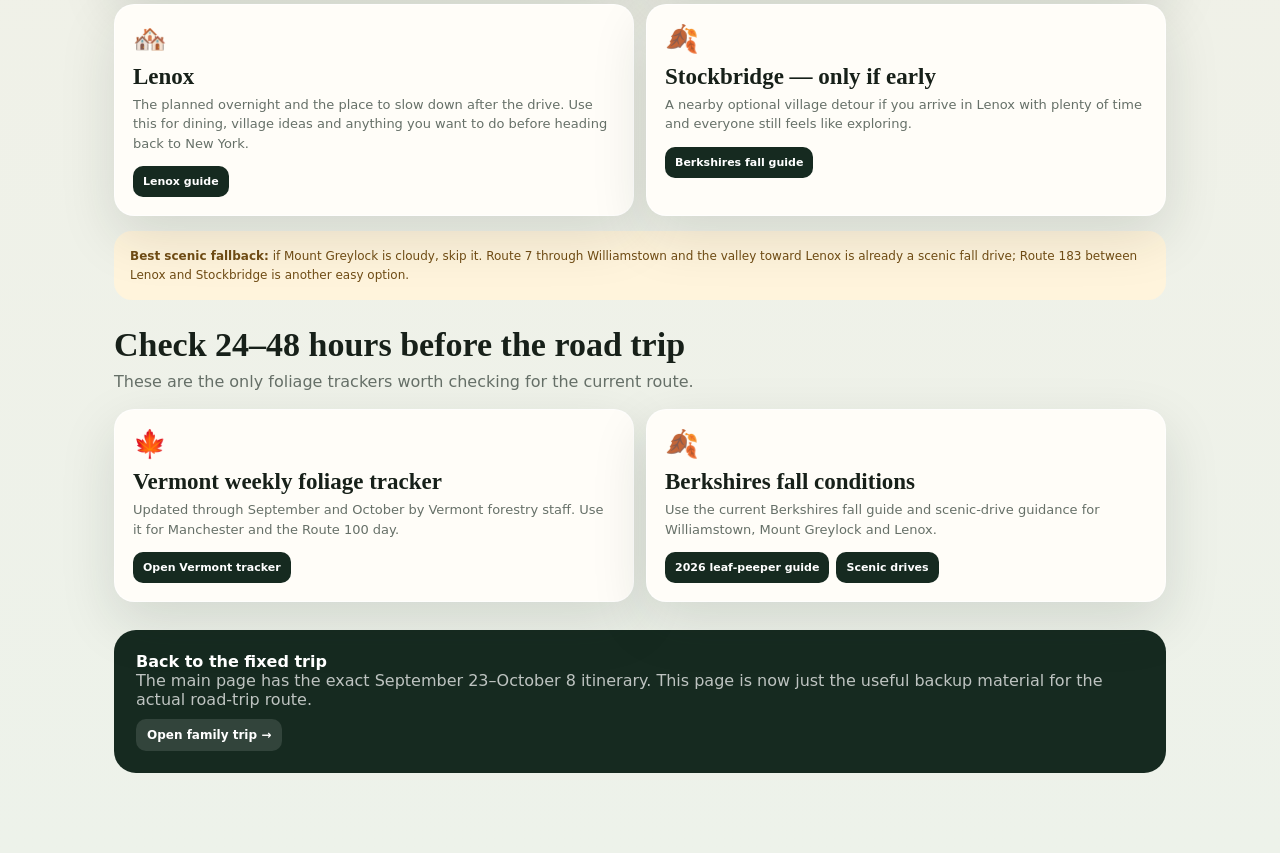
<file: explore-app-20260918d.html>
<!DOCTYPE html><html lang="en"><head><meta charset="utf-8"><meta name="viewport" content="width=device-width,initial-scale=1"><meta name="theme-color" content="#162a20"><title>Explore New England · Family Fall Trip 2026</title><style>:root{--pine:#162a20;--paper:#fffdf8;--ink:#172019;--muted:#667068;--gold:#d89a32;--shadow:0 20px 55px rgba(24,41,32,.13)}*{box-sizing:border-box}body{margin:0;background:linear-gradient(#f5efe4,#edf2ea);color:var(--ink);font-family:Inter,system-ui,-apple-system,sans-serif}a{color:inherit}nav{position:sticky;top:0;z-index:50;display:flex;justify-content:space-between;align-items:center;padding:10px 16px;background:rgba(18,39,30,.92);color:white;backdrop-filter:blur(15px)}nav a{text-decoration:none;font-weight:850;font-size:13px}.hero{padding:70px 18px 55px;color:white;background:linear-gradient(120deg,rgba(20,42,32,.97),rgba(86,56,42,.88)),url('https://images.unsplash.com/photo-1665449040443-48e81f8655bc?auto=format&fit=crop&fm=jpg&ixid=M3wxMjA3fDB8MHxwaG90by1wYWdlfHx8fGVufDB8fHx8fA%3D%3D&ixlib=rb-4.1.0&q=60&w=3000') center/cover}.hero>div,main{max-width:1100px;margin:auto}.hero h1{margin:0;font:700 clamp(46px,10vw,80px)/.95 Georgia,serif;letter-spacing:-.05em}.hero p{max-width:760px;color:rgba(255,255,255,.82);line-height:1.6;font-size:17px}main{padding:25px 14px 80px}.section{margin-top:26px}.section h2{font:700 34px Georgia,serif;margin:0 0 6px}.section>p{margin:0 0 14px;color:var(--muted);line-height:1.55}.grid{display:grid;grid-template-columns:1fr;gap:12px}.card{padding:18px;border-radius:20px;background:var(--paper);box-shadow:var(--shadow);border:1px solid rgba(255,255,255,.8)}.icon{font-size:27px}.card h3{margin:9px 0 5px;font:700 23px Georgia,serif}.card p{margin:0;color:var(--muted);line-height:1.5;font-size:13px}.links{display:flex;flex-wrap:wrap;gap:7px;margin-top:13px}.links a{padding:9px 10px;border-radius:10px;background:var(--pine);color:white;text-decoration:none;font-size:11px;font-weight:900}.note{margin-top:15px;padding:16px;border-radius:18px;background:#fff4dc;color:#6e4b14;font-size:12px;line-height:1.55}.footer{margin-top:28px;padding:22px;border-radius:22px;background:var(--pine);color:white}.footer a{display:inline-flex;margin-top:10px;padding:9px 11px;border-radius:10px;background:rgba(255,255,255,.12);text-decoration:none;font-size:12px;font-weight:900}@media(min-width:760px){.grid{grid-template-columns:repeat(2,1fr)}main{padding-left:24px;padding-right:24px}}</style></head><body><nav><a href="index.html">← Full family trip</a><a href="index.html#day-detail">Day planner</a></nav><section class="hero"><div><h1>Explore the route.</h1><p>Only the useful extras for this trip now: Manchester and southern Vermont, the Route 100 day, the Berkshires transfer to Lenox, and the foliage checks worth looking at just before departure.</p></div></section><main>

<section class="section"><h2>Manchester & southern Vermont</h2><p>Useful for September 27–28 while Manchester is the three-night base.</p><div class="grid">
<div class="card"><div class="icon">🥾</div><h3>Equinox Preserve</h3><p>The planned easy walk. Pond Loop is about 0.75 mile and level; dogs should be leashed on Pond Loop and around other trail users.</p><div class="links"><a target="_blank" href="https://www.equinoxpreservationtrust.org/trail-descriptions/">Trail descriptions</a><a target="_blank" href="https://www.equinoxpreservationtrust.org/trails-user-guide/">Dog & trail rules</a></div></div>
<div class="card"><div class="icon">🌉</div><h3>West Arlington Covered Bridge</h3><p>The classic covered-bridge stop already built into September 28. Keep this link handy for bridge background and other nearby options.</p><div class="links"><a target="_blank" href="https://vermontvacation.com/things-to-do/trip-ideas-itineraries/covered-bridges/">Vermont bridge guide</a></div></div>
<div class="card"><div class="icon">🏘️</div><h3>Manchester</h3><p>For restaurants, weather-day ideas and anything you want to add spontaneously while staying at the Kimpton.</p><div class="links"><a target="_blank" href="https://www.manchestervermont.com/">Manchester visitor guide</a><a target="_blank" href="https://www.manchestervermont.com/fall/">Fall in Manchester</a></div></div>
<div class="card"><div class="icon">🏛️</div><h3>Hildene — optional</h3><p>A culture/history fallback near Manchester if the weather turns. It is not part of the fixed itinerary, and it is less convenient with the dogs, so treat it as a true backup.</p><div class="links"><a target="_blank" href="https://hildene.org/pages/visit">Visitor information</a></div></div>
</div></section>

<section class="section"><h2>Route 100 day</h2><p>References for the September 29 loop through Weston, Killington, Rochester and Moss Glen Falls.</p><div class="grid">
<div class="card"><div class="icon">🍁</div><h3>Vermont scenic drives</h3><p>Useful background for Route 100 and alternate scenic roads if live foliage conditions suggest a small route adjustment.</p><div class="links"><a target="_blank" href="https://vermontvacation.com/things-to-do/trip-ideas-itineraries/scenic-drives/vermont-byways/">Scenic byways</a></div></div>
<div class="card"><div class="icon">🥾</div><h3>Thundering Falls</h3><p>The easy boardwalk-style walking stop on the Route 100 day. Keep it if everyone wants a short stretch of the legs.</p><div class="links"><a target="_blank" href="https://appalachiantrail.org/hikes/thundering-falls/">Trail information</a></div></div>
</div><div class="note"><strong>If the day runs late:</strong> keep Weston, Thundering Falls and Moss Glen Falls; skip extra lingering in Killington or Rochester rather than rushing the return to Manchester.</div></section>

<section class="section"><h2>September 30 · Berkshires & Lenox</h2><p>The new final road-trip day: Manchester → Bennington → Williamstown → optional Mount Greylock → Lenox.</p><div class="grid">
<div class="card"><div class="icon">🏘️</div><h3>Williamstown</h3><p>A pleasant lunch stop with broad, tree-lined streets and the Williams College / Clark Art Institute area before heading farther south.</p><div class="links"><a target="_blank" href="https://berkshires.org/plan-your-trip/the-berkshires/williamstown/">Williamstown guide</a></div></div>
<div class="card"><div class="icon">⛰️</div><h3>Mount Greylock — optional</h3><p>The big-view option if skies are clear and everyone has energy. The summit auto road is scheduled through October 30, 2026; dogs are allowed but must be leashed.</p><div class="links"><a target="_blank" href="https://www.mass.gov/locations/mount-greylock-state-reservation">Official park page</a></div></div>
<div class="card"><div class="icon">🏘️</div><h3>Lenox</h3><p>The planned overnight and the place to slow down after the drive. Use this for dining, village ideas and anything you want to do before heading back to New York.</p><div class="links"><a target="_blank" href="https://berkshires.org/plan-your-trip/the-berkshires/lenox/">Lenox guide</a></div></div>
<div class="card"><div class="icon">🍂</div><h3>Stockbridge — only if early</h3><p>A nearby optional village detour if you arrive in Lenox with plenty of time and everyone still feels like exploring.</p><div class="links"><a target="_blank" href="https://berkshires.org/plan-your-trip/pick-a-season/visiting-in-the-fall/">Berkshires fall guide</a></div></div>
</div><div class="note"><strong>Best scenic fallback:</strong> if Mount Greylock is cloudy, skip it. Route 7 through Williamstown and the valley toward Lenox is already a scenic fall drive; Route 183 between Lenox and Stockbridge is another easy option.</div></section>

<section class="section"><h2>Check 24–48 hours before the road trip</h2><p>These are the only foliage trackers worth checking for the current route.</p><div class="grid">
<div class="card"><div class="icon">🍁</div><h3>Vermont weekly foliage tracker</h3><p>Updated through September and October by Vermont forestry staff. Use it for Manchester and the Route 100 day.</p><div class="links"><a target="_blank" href="https://vermontvacation.com/vermont-seasons/fall/fall-foliage-report/">Open Vermont tracker</a></div></div>
<div class="card"><div class="icon">🍂</div><h3>Berkshires fall conditions</h3><p>Use the current Berkshires fall guide and scenic-drive guidance for Williamstown, Mount Greylock and Lenox.</p><div class="links"><a target="_blank" href="https://berkshires.org/a-leaf-peepers-guide-to-the-berkshires-20-things-to-do-this-fall/">2026 leaf-peeper guide</a><a target="_blank" href="https://berkshires.org/fall-drives-in-the-berkshires/">Scenic drives</a></div></div>
</div></section>

<div class="footer"><strong>Back to the fixed trip</strong><br><span style="color:rgba(255,255,255,.72)">The main page has the exact September 23–October 8 itinerary. This page is now just the useful backup material for the actual road-trip route.</span><br><a href="index.html">Open family trip →</a></div>
</main></body></html>
</file>
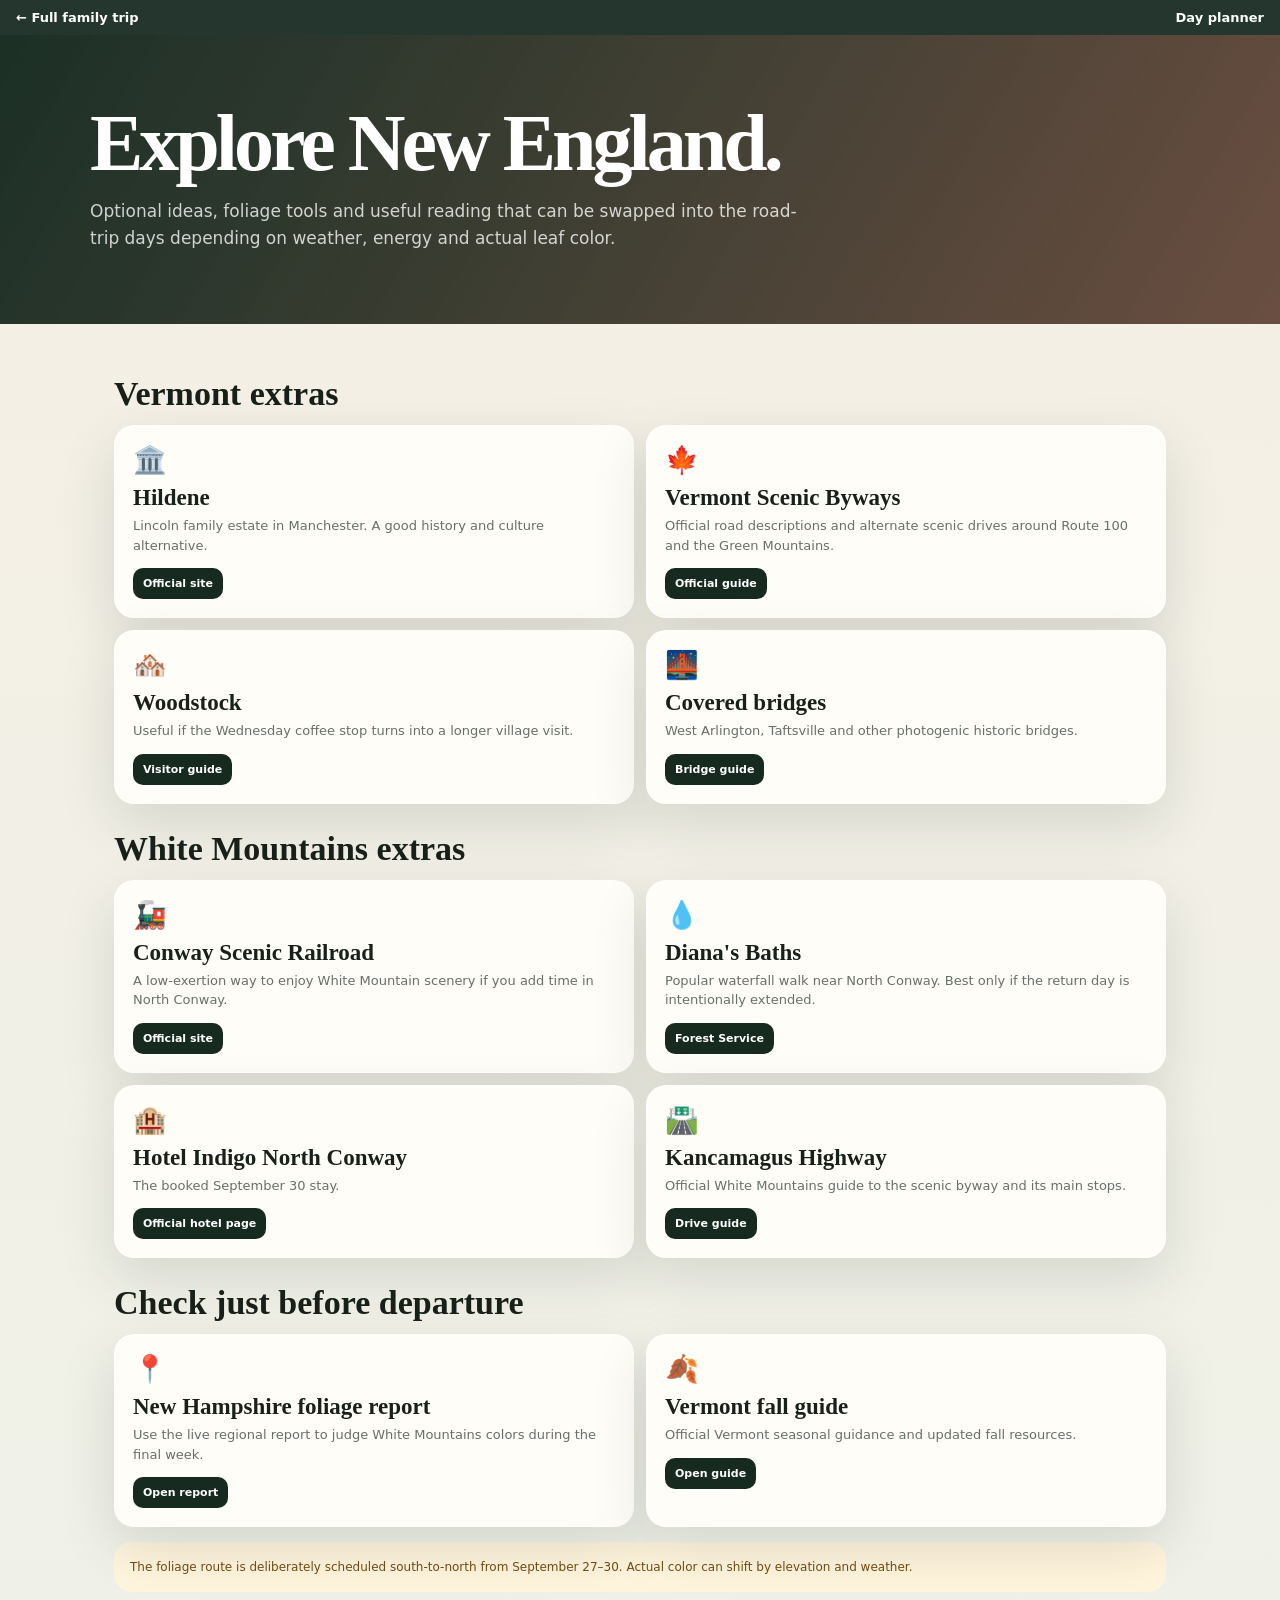
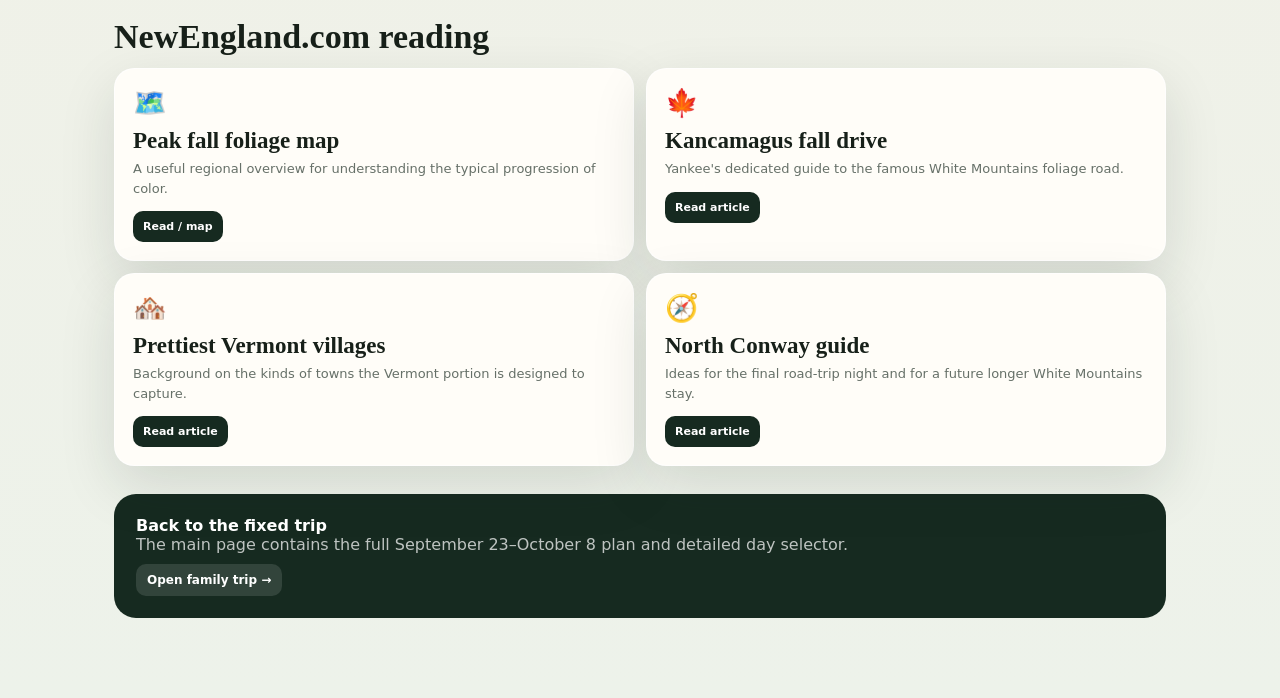
<file: explore-app.html>
<!DOCTYPE html><html lang="en"><head><meta charset="utf-8"><meta name="viewport" content="width=device-width,initial-scale=1"><meta name="theme-color" content="#162a20"><title>Explore New England · Family Fall Trip 2026</title><style>:root{--pine:#162a20;--paper:#fffdf8;--ink:#172019;--muted:#667068;--gold:#d89a32;--shadow:0 20px 55px rgba(24,41,32,.13)}*{box-sizing:border-box}body{margin:0;background:linear-gradient(#f5efe4,#edf2ea);color:var(--ink);font-family:Inter,system-ui,-apple-system,sans-serif}a{color:inherit}nav{position:sticky;top:0;z-index:50;display:flex;justify-content:space-between;align-items:center;padding:10px 16px;background:rgba(18,39,30,.92);color:white;backdrop-filter:blur(15px)}nav a{text-decoration:none;font-weight:850;font-size:13px}.hero{padding:70px 18px 55px;color:white;background:linear-gradient(120deg,rgba(20,42,32,.97),rgba(86,56,42,.88)),url('https://images.unsplash.com/photo-1665449040443-48e81f8655bc?auto=format&fit=crop&fm=jpg&ixid=M3wxMjA3fDB8MHxwaG90by1wYWdlfHx8fGVufDB8fHx8fA%3D%3D&ixlib=rb-4.1.0&q=60&w=3000') center/cover}.hero>div,main{max-width:1100px;margin:auto}.hero h1{margin:0;font:700 clamp(46px,10vw,80px)/.95 Georgia,serif;letter-spacing:-.05em}.hero p{max-width:720px;color:rgba(255,255,255,.78);line-height:1.6;font-size:17px}main{padding:25px 14px 80px}.section{margin-top:26px}.section h2{font:700 34px Georgia,serif;margin:0 0 12px}.grid{display:grid;grid-template-columns:1fr;gap:12px}.card{padding:18px;border-radius:20px;background:var(--paper);box-shadow:var(--shadow);border:1px solid rgba(255,255,255,.8)}.icon{font-size:27px}.card h3{margin:9px 0 5px;font:700 23px Georgia,serif}.card p{margin:0;color:var(--muted);line-height:1.5;font-size:13px}.links{display:flex;flex-wrap:wrap;gap:7px;margin-top:13px}.links a{padding:9px 10px;border-radius:10px;background:var(--pine);color:white;text-decoration:none;font-size:11px;font-weight:900}.note{margin-top:15px;padding:16px;border-radius:18px;background:#fff4dc;color:#6e4b14;font-size:12px;line-height:1.5}.footer{margin-top:28px;padding:22px;border-radius:22px;background:var(--pine);color:white}.footer a{display:inline-flex;margin-top:10px;padding:9px 11px;border-radius:10px;background:rgba(255,255,255,.12);text-decoration:none;font-size:12px;font-weight:900}@media(min-width:760px){.grid{grid-template-columns:repeat(2,1fr)}main{padding-left:24px;padding-right:24px}}</style></head><body><nav><a href="index.html">← Full family trip</a><a href="index.html#day-detail">Day planner</a></nav><section class="hero"><div><h1>Explore New England.</h1><p>Optional ideas, foliage tools and useful reading that can be swapped into the road-trip days depending on weather, energy and actual leaf color.</p></div></section><main><section class="section"><h2>Vermont extras</h2><div class="grid"><div class="card"><div class="icon">🏛️</div><h3>Hildene</h3><p>Lincoln family estate in Manchester. A good history and culture alternative.</p><div class="links"><a target="_blank" href="https://hildene.org/pages/visit">Official site</a></div></div><div class="card"><div class="icon">🍁</div><h3>Vermont Scenic Byways</h3><p>Official road descriptions and alternate scenic drives around Route 100 and the Green Mountains.</p><div class="links"><a target="_blank" href="https://vermontvacation.com/things-to-do/trip-ideas-itineraries/scenic-drives/vermont-byways/">Official guide</a></div></div><div class="card"><div class="icon">🏘️</div><h3>Woodstock</h3><p>Useful if the Wednesday coffee stop turns into a longer village visit.</p><div class="links"><a target="_blank" href="https://www.woodstockvt.com/">Visitor guide</a></div></div><div class="card"><div class="icon">🌉</div><h3>Covered bridges</h3><p>West Arlington, Taftsville and other photogenic historic bridges.</p><div class="links"><a target="_blank" href="https://vermontvacation.com/things-to-do/trip-ideas-itineraries/covered-bridges/">Bridge guide</a></div></div></div></section><section class="section"><h2>White Mountains extras</h2><div class="grid"><div class="card"><div class="icon">🚂</div><h3>Conway Scenic Railroad</h3><p>A low-exertion way to enjoy White Mountain scenery if you add time in North Conway.</p><div class="links"><a target="_blank" href="https://www.conwayscenic.com/">Official site</a></div></div><div class="card"><div class="icon">💧</div><h3>Diana's Baths</h3><p>Popular waterfall walk near North Conway. Best only if the return day is intentionally extended.</p><div class="links"><a target="_blank" href="https://www.fs.usda.gov/r09/whitemountain/recreation/dianas-baths">Forest Service</a></div></div><div class="card"><div class="icon">🏨</div><h3>Hotel Indigo North Conway</h3><p>The booked September 30 stay.</p><div class="links"><a target="_blank" href="https://www.ihg.com/hotelindigo/hotels/us/en/north-conway/pwmnc/hoteldetail">Official hotel page</a></div></div><div class="card"><div class="icon">🛣️</div><h3>Kancamagus Highway</h3><p>Official White Mountains guide to the scenic byway and its main stops.</p><div class="links"><a target="_blank" href="https://www.visitwhitemountains.com/things-to-do/scenic-drives/kancamagus-highway/">Drive guide</a></div></div></div></section><section class="section"><h2>Check just before departure</h2><div class="grid"><div class="card"><div class="icon">📍</div><h3>New Hampshire foliage report</h3><p>Use the live regional report to judge White Mountains colors during the final week.</p><div class="links"><a target="_blank" href="https://www.visitnh.gov/plan-your-trip/fall/foliage-report">Open report</a></div></div><div class="card"><div class="icon">🍂</div><h3>Vermont fall guide</h3><p>Official Vermont seasonal guidance and updated fall resources.</p><div class="links"><a target="_blank" href="https://vermontvacation.com/vermont-seasons/fall/">Open guide</a></div></div></div><div class="note">The foliage route is deliberately scheduled south-to-north from September 27–30. Actual color can shift by elevation and weather.</div></section><section class="section"><h2>NewEngland.com reading</h2><div class="grid"><div class="card"><div class="icon">🗺️</div><h3>Peak fall foliage map</h3><p>A useful regional overview for understanding the typical progression of color.</p><div class="links"><a target="_blank" href="https://newengland.com/foliage/foliage/peak-fall-foliage-map/">Read / map</a></div></div><div class="card"><div class="icon">🍁</div><h3>Kancamagus fall drive</h3><p>Yankee's dedicated guide to the famous White Mountains foliage road.</p><div class="links"><a target="_blank" href="https://newengland.com/today/seasons/fall/kancamagus-highway-fall-foliage-drive/">Read article</a></div></div><div class="card"><div class="icon">🏘️</div><h3>Prettiest Vermont villages</h3><p>Background on the kinds of towns the Vermont portion is designed to capture.</p><div class="links"><a target="_blank" href="https://newengland.com/today/seasons/fall/prettiest-fall-foliage-villages-in-vermont/">Read article</a></div></div><div class="card"><div class="icon">🧭</div><h3>North Conway guide</h3><p>Ideas for the final road-trip night and for a future longer White Mountains stay.</p><div class="links"><a target="_blank" href="https://newengland.com/travel/new-hampshire/best-things-to-do-in-north-conway-new-hampshire/">Read article</a></div></div></div></section><div class="footer"><strong>Back to the fixed trip</strong><br><span style="color:rgba(255,255,255,.72)">The main page contains the full September 23–October 8 plan and detailed day selector.</span><br><a href="index.html">Open family trip →</a></div></main></body></html>
</file>
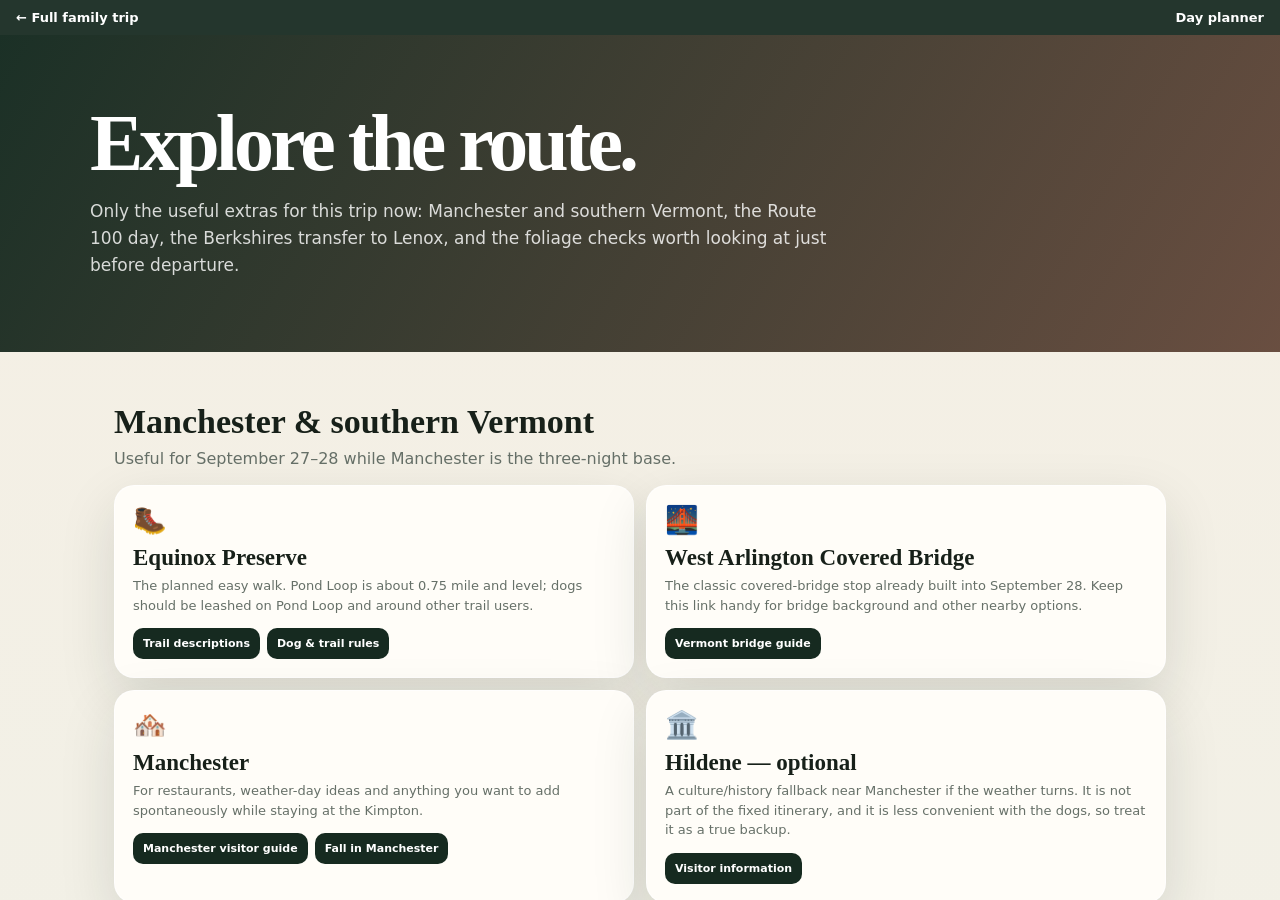
<file: explore.html>
<!doctype html><html lang="en"><head><meta charset="utf-8"><meta name="viewport" content="width=device-width,initial-scale=1,viewport-fit=cover"><meta name="theme-color" content="#162a20"><title>Explore New England · Family Fall Trip 2026</title><link rel="icon" type="image/x-icon" href="/2026FallTrip/favicon.ico?v=3"><link rel="shortcut icon" type="image/x-icon" href="/2026FallTrip/favicon.ico?v=3"><style>html,body{margin:0;width:100%;height:100%;overflow:hidden;background:#f5efe4}iframe{position:fixed;inset:0;width:100%;height:100%;border:0;display:block}</style></head><body><iframe id="app" src="explore-app-20260918d.html" title="Explore New England"></iframe><script>const f=document.getElementById('app');f.addEventListener('load',()=>{try{document.title=f.contentDocument.title||document.title;f.contentDocument.querySelectorAll('a[href="index.html"],a[href="explore.html"]').forEach(a=>a.target='_top')}catch(e){}});</script></body></html>
</file>
<file: style.css>
:root {
 --ink:#15201a; --pine:#162a20; --pine2:#284b39; --cream:#f6f0e5; --paper:#fffdf8;
 --muted:#677269; --blue:#456e8d; --gold:#d89a32; --orange:#cb6734; --red:#a64238;
 --wine:#713540; --purple:#65546f; --line:rgba(21,32,26,.12); --shadow:0 24px 70px rgba(20,37,29,.16);
}
*{box-sizing:border-box} html{scroll-behavior:smooth}
body{margin:0;color:var(--ink);background:#f4efe5;font-family:Inter,ui-sans-serif,system-ui,-apple-system,BlinkMacSystemFont,"Segoe UI",sans-serif}
a{color:inherit} button,select{font:inherit}
.topbar{position:fixed;z-index:5000;top:0;left:0;right:0;height:66px;padding:6px 18px;display:flex;align-items:center;justify-content:space-between;color:white;background:rgba(12,26,20,.70);backdrop-filter:blur(18px);border-bottom:1px solid rgba(255,255,255,.11)}
.brand{position:relative;display:flex;align-items:center;gap:12px;text-decoration:none;font-weight:900;padding:2px 0}.brandmark{width:82px;height:50px;display:block;overflow:visible;flex:0 0 82px;background-image:url("data:image/svg+xml,%3Csvg%20xmlns%3D%22http%3A//www.w3.org/2000/svg%22%20viewBox%3D%220%200%20160%2072%22%3E%0A%3Cg%20fill%3D%22none%22%20stroke%3D%22%23d8a24c%22%20stroke-width%3D%221.8%22%20opacity%3D%22.95%22%3E%3Cpath%20d%3D%22M9%2061C22%208%2086%201%20115%2029%22/%3E%3Cpath%20d%3D%22M20%2062h126%22%20opacity%3D%22.45%22/%3E%3C/g%3E%0A%3Cg%20transform%3D%22translate%285%208%29%22%3E%0A%3Cpath%20fill%3D%22%23b84f35%22%20d%3D%22M27%200l5%2012%209-6-3%2012%2012%201-10%208%207%208-12-1%202%2014-10-10-10%2010%202-14-12%201%207-8-10-8%2012-1-3-12%209%206z%22/%3E%0A%3Cpath%20d%3D%22M27%208v34M27%2020l-8-6M27%2022l9-7M27%2030l-10%205M27%2031l9%205%22%20stroke%3D%22%23efb15a%22%20stroke-width%3D%221.4%22%20stroke-linecap%3D%22round%22%20opacity%3D%22.85%22/%3E%0A%3C/g%3E%0A%3Cg%20fill%3D%22%23f3ead9%22%20transform%3D%22translate%2852%2014%29%22%3E%0A%3Crect%20x%3D%220%22%20y%3D%2225%22%20width%3D%227%22%20height%3D%2221%22%20rx%3D%221%22/%3E%3Crect%20x%3D%229%22%20y%3D%2217%22%20width%3D%229%22%20height%3D%2229%22%20rx%3D%221%22/%3E%3Crect%20x%3D%2221%22%20y%3D%228%22%20width%3D%2210%22%20height%3D%2238%22%20rx%3D%221%22/%3E%3Cpath%20d%3D%22M26%200l2%208h-4z%22/%3E%3Crect%20x%3D%2234%22%20y%3D%2222%22%20width%3D%227%22%20height%3D%2224%22%20rx%3D%221%22/%3E%3Crect%20x%3D%2244%22%20y%3D%2214%22%20width%3D%2210%22%20height%3D%2232%22%20rx%3D%221%22/%3E%3Crect%20x%3D%2257%22%20y%3D%2227%22%20width%3D%227%22%20height%3D%2219%22%20rx%3D%221%22/%3E%0A%3C/g%3E%0A%3Cg%20fill%3D%22none%22%20stroke%3D%22%23d8a24c%22%20stroke-width%3D%222%22%20stroke-linecap%3D%22round%22%20transform%3D%22translate%2879%2039%29%22%3E%3Cpath%20d%3D%22M0%2013h70%22/%3E%3Cpath%20d%3D%22M7%2013C18-5%2049-5%2062%2013%22/%3E%3Cpath%20d%3D%22M17%202v11M51%202v11%22/%3E%3Cpath%20d%3D%22M17%202h34%22%20opacity%3D%22.7%22/%3E%3C/g%3E%0A%3C/svg%3E");background-repeat:no-repeat;background-position:center;background-size:contain;filter:drop-shadow(0 7px 12px rgba(0,0,0,.22))}.brandmark img{display:none}.brandmark>span{display:none}.brand-title{position:relative;display:flex;flex-direction:column;line-height:1.02;padding:0 0 7px}.brand-title:after{content:"";position:absolute;left:0;bottom:1px;width:86px;height:1px;background:linear-gradient(90deg,#d8a24c,rgba(216,162,76,0))}.brand-title strong{font-family:Georgia,"Times New Roman",serif;font-size:14px;letter-spacing:.055em;text-transform:uppercase;color:#f5ecdc;white-space:nowrap}.brand-title small{margin-top:4px;color:#d7a85a;font-size:8.5px;font-weight:850;letter-spacing:.13em;text-transform:uppercase;white-space:nowrap}.nav{display:flex;gap:7px}.nav a{padding:8px 10px;border-radius:999px;text-decoration:none;font-size:12px;font-weight:850;color:rgba(255,255,255,.82)}.nav a:hover,.nav a.active{background:rgba(255,255,255,.12);color:white}
.hero{position:relative;min-height:760px;display:flex;align-items:flex-end;overflow:hidden;color:white;background:#1b2b23}.hero-photo{position:absolute;inset:0;background-image:url('https://images.unsplash.com/photo-1665449040443-48e81f8655bc?auto=format&fit=crop&fm=jpg&ixid=M3wxMjA3fDB8MHxwaG90by1wYWdlfHx8fGVufDB8fHx8fA%3D%3D&ixlib=rb-4.1.0&q=60&w=3000');background-size:cover;background-position:center 48%;background-repeat:no-repeat}.hero-overlay{position:absolute;inset:0;background:linear-gradient(180deg,rgba(11,21,17,.12) 0%,rgba(11,21,17,.20) 28%,rgba(11,21,17,.78) 75%,rgba(11,21,17,.97) 100%),linear-gradient(100deg,rgba(12,27,21,.72),transparent 65%)}.hero-inner{position:relative;z-index:2;width:min(1180px,100%);margin:0 auto;padding:118px 18px 88px}.eyebrow{display:inline-flex;gap:8px;align-items:center;padding:8px 12px;border-radius:999px;background:rgba(255,255,255,.11);border:1px solid rgba(255,255,255,.22);backdrop-filter:blur(10px);font-size:11px;text-transform:uppercase;letter-spacing:.11em;font-weight:900}.hero h1{margin:19px 0 0;max-width:900px;font:700 clamp(54px,12vw,104px)/.88 Georgia,"Times New Roman",serif;letter-spacing:-.06em;text-shadow:0 3px 24px rgba(0,0,0,.25)}.hero h1 em{font-style:normal;color:#ffc461}.hero-copy{max-width:760px;margin:22px 0 0;font-size:clamp(16px,4vw,20px);line-height:1.62;color:rgba(255,255,255,.82)}.hero-pills{display:flex;flex-wrap:wrap;gap:8px;margin-top:22px}.hero-pill{padding:9px 11px;border-radius:999px;background:rgba(255,255,255,.11);border:1px solid rgba(255,255,255,.15);font-size:12px;font-weight:850}.photo-credit{position:absolute;z-index:3;right:14px;bottom:16px;color:rgba(255,255,255,.54);font-size:10px}.photo-credit a{color:inherit}.flow{height:170px;margin-top:-1px;background:linear-gradient(180deg,#0c1a14 0%,#182e24 18%,#7c4534 42%,#d38135 65%,#eee1c8 88%,#f6f0e5 100%);position:relative;overflow:hidden}.flow:after{content:"";position:absolute;left:-10%;right:-10%;top:28px;height:160px;border-radius:50%;border-top:1px solid rgba(255,255,255,.18);transform:rotate(-3deg)}
main{max-width:1180px;margin:-42px auto 0;padding:0 14px 84px;position:relative;z-index:3}.intro-card{padding:22px;border-radius:28px;background:rgba(255,253,248,.94);border:1px solid rgba(255,255,255,.85);box-shadow:var(--shadow);display:grid;grid-template-columns:1fr;gap:18px}.intro-card h2{margin:0;font:700 clamp(33px,7vw,52px)/1 Georgia,serif;letter-spacing:-.045em}.intro-card p{margin:9px 0 0;color:var(--muted);line-height:1.6}.trip-arc{display:grid;grid-template-columns:repeat(2,1fr);gap:9px}.arc{padding:15px;border-radius:18px;background:#f3efe6;border:1px solid var(--line)}.arc strong{display:block;font-size:22px;font-family:Georgia,serif}.arc span{display:block;margin-top:4px;font-size:11px;text-transform:uppercase;letter-spacing:.08em;color:var(--muted);font-weight:900}.section{margin-top:30px}#overview{margin-bottom:0}#day-detail{margin-top:0}.sectionhead{display:flex;justify-content:space-between;align-items:end;gap:16px;margin-bottom:14px}.sectionhead h2{margin:0;font:700 clamp(34px,7vw,50px)/1 Georgia,serif;letter-spacing:-.045em}.sectionhead p{margin:7px 0 0;color:var(--muted);line-height:1.55;max-width:760px}.timeline-shell{position:relative;width:100%;padding:4px 0 8px}.summary-list{display:grid;grid-template-columns:1fr;gap:9px;width:100%}.journey-line{position:absolute;left:22px;top:22px;bottom:22px;width:6px;border-radius:999px;background:linear-gradient(180deg,#456e8d 0%,#5e7c8d 18%,#d49a36 29%,#cb6734 42%,#a64238 53%,#6f3744 61%,#536d86 72%,#5f5f7d 91%,#6d4a66 100%);opacity:.24}.day-summary{position:relative;display:grid;grid-template-columns:48px minmax(0,1fr);gap:10px;width:100%;margin:0}.summary-dot{position:relative;z-index:3;width:20px;height:20px;margin:26px auto 0;border-radius:50%;background:var(--c);border:4px solid #fff;box-shadow:0 0 0 2px rgba(21,32,26,.10)}.summary-card{position:relative;display:grid;grid-template-columns:minmax(175px,.95fr) minmax(320px,2.25fr) auto;grid-template-areas:"identity desc phase";gap:22px;align-items:center;width:100%;min-height:88px;padding:15px 18px;border-radius:18px;background:rgba(255,253,248,.96);border:1px solid rgba(255,255,255,.90);border-left:6px solid var(--c);box-shadow:0 8px 24px rgba(24,42,33,.07);transition:.18s ease;cursor:pointer;color:inherit}.summary-card:hover{transform:translateX(3px);box-shadow:0 12px 28px rgba(24,42,33,.11)}.summary-card[aria-current="true"]{outline:3px solid color-mix(in srgb,var(--c) 28%,transparent)}.summary-top{display:contents}.summary-top>div{grid-area:identity;min-width:0}.summary-date{padding:0;min-height:0;font-size:10px;text-transform:uppercase;letter-spacing:.10em;font-weight:950;color:var(--c)}.summary-title{margin:5px 0 0;font:700 20px/1.08 Georgia,serif;letter-spacing:-.025em}.summary-card>p{grid-area:desc;margin:0;color:var(--muted);font-size:12px;line-height:1.5}.phase{grid-area:phase;justify-self:end;display:inline-flex;margin:0;padding:7px 9px;border-radius:999px;background:color-mix(in srgb,var(--c) 14%,white);color:var(--c);font-size:9px;font-weight:950;text-transform:uppercase;letter-spacing:.07em}.journey-bridge{height:54px;margin:-2px 0 -10px;display:flex;align-items:center;justify-content:center;gap:7px}.journey-bridge span{width:8px;height:8px;border-radius:50%;background:#c46b38}.journey-bridge span:nth-child(2){opacity:.55}.journey-bridge span:nth-child(3){opacity:.25}.details-shell{overflow:hidden;border-radius:28px;background:var(--paper);box-shadow:var(--shadow);border:1px solid rgba(255,255,255,.86)}.detail-selectbar{padding:15px;background:linear-gradient(120deg,#142a20,#2d5843);color:white;display:grid;grid-template-columns:1fr;gap:10px}.detail-selectbar label{font-size:10px;text-transform:uppercase;letter-spacing:.11em;font-weight:950;color:rgba(255,255,255,.65)}select{width:100%;margin-top:6px;border:1px solid rgba(255,255,255,.15);border-radius:14px;padding:13px 42px 13px 13px;background:#fff;color:var(--ink);font-size:14px;font-weight:850;outline:none}.detail-hero{padding:22px 18px;color:white;background:linear-gradient(120deg,var(--detail),#182b23)}.detail-date{font-size:11px;text-transform:uppercase;letter-spacing:.1em;font-weight:950;color:rgba(255,255,255,.65)}.detail-hero h3{margin:7px 0 0;font:700 clamp(31px,7vw,48px)/1 Georgia,serif;letter-spacing:-.035em}.detail-hero p{margin:11px 0 0;max-width:850px;line-height:1.55;color:rgba(255,255,255,.78)}.detail-buttons{display:flex;gap:8px;flex-wrap:wrap;margin-top:15px}.btn{display:inline-flex;align-items:center;justify-content:center;gap:7px;min-height:42px;padding:10px 12px;border-radius:12px;background:white;color:var(--pine);text-decoration:none;font-size:12px;font-weight:900;border:0}.detail-grid{display:grid;grid-template-columns:1fr}.detail-main{padding:18px}.detail-side{padding:18px;background:#f1eee7;border-top:1px solid var(--line)}.micro{font-size:10px;text-transform:uppercase;letter-spacing:.12em;font-weight:950;color:var(--orange);margin-bottom:12px}.when{display:grid}.whenrow{display:grid;grid-template-columns:74px 18px 1fr;gap:9px;min-height:65px}.time{font-size:11px;font-weight:900;color:var(--muted)}.track{position:relative}.track:after{content:"";position:absolute;left:8px;top:15px;bottom:-7px;width:2px;background:rgba(21,32,26,.13)}.whenrow:last-child .track:after{display:none}.tdot{position:relative;z-index:1;width:18px;height:18px;border-radius:50%;background:var(--detail);border:4px solid white;box-shadow:0 0 0 2px rgba(21,32,26,.1)}.whenbody{padding-bottom:17px}.whenbody strong{display:block;font-size:13px}.whenbody span{display:block;margin-top:3px;color:var(--muted);font-size:12px;line-height:1.45}.road-context{margin-top:14px;padding:16px;border-radius:17px;background:linear-gradient(135deg,#fff4dc,#f5ead6);border:1px solid rgba(216,154,50,.22)}.road-context .micro{margin-bottom:8px;color:#9b5a24}.road-context h4{margin:0;font:700 20px Georgia,serif}.road-context p{margin:7px 0 0;color:#6b5a49;font-size:12px;line-height:1.52}.road-tags{display:flex;flex-wrap:wrap;gap:7px;margin-top:10px}.road-tag{padding:6px 8px;border-radius:999px;background:rgba(255,255,255,.7);border:1px solid rgba(139,92,47,.12);font-size:10px;font-weight:900;color:#6d4b2d}.linklist{display:grid;gap:8px}.plink{display:flex;align-items:center;justify-content:space-between;gap:10px;padding:12px;border-radius:14px;background:white;border:1px solid var(--line);text-decoration:none}.plink-left{display:flex;align-items:center;gap:10px}.pico{width:37px;height:37px;border-radius:12px;display:grid;place-items:center;background:#e9eee9;font-size:18px}.plink strong{display:block;font-size:13px}.plink small{display:block;margin-top:3px;color:var(--muted);font-size:10px}.arrow{color:var(--orange);font-weight:900}.footer{margin-top:30px;padding:24px;border-radius:28px;background:linear-gradient(120deg,#14271e,#334e40);color:white;box-shadow:var(--shadow)}.footer h3{margin:0;font:700 28px Georgia,serif}.footer p{color:rgba(255,255,255,.73);line-height:1.55}.footer a{display:inline-flex;margin-right:8px;margin-top:8px;padding:9px 11px;border-radius:11px;background:rgba(255,255,255,.11);border:1px solid rgba(255,255,255,.13);text-decoration:none;font-size:11px;font-weight:900}@media(min-width:760px){.hero-inner{padding-left:28px;padding-right:28px}main{padding-left:24px;padding-right:24px}.intro-card{grid-template-columns:1.5fr .7fr;align-items:end}.trip-arc{grid-template-columns:repeat(2,1fr)}.timeline-shell{display:block}.journey-line{display:block}.day-summary{display:grid;margin:0}.summary-dot{display:block}.summary-card{height:auto}.detail-selectbar{grid-template-columns:1fr 1fr;align-items:end}.detail-grid{grid-template-columns:1.35fr .65fr}.detail-side{border-top:0;border-left:1px solid var(--line)}}@media(max-width:560px){.topbar{height:60px;padding-left:10px}.brand-title{display:none}.brandmark{width:70px;height:44px;flex-basis:70px}.hero{min-height:700px}.hero-inner{padding-top:105px;padding-bottom:72px}main{margin-top:-30px}}@media(max-width:720px){.day-summary{grid-template-columns:40px minmax(0,1fr);gap:8px}.journey-line{left:17px}.summary-dot{width:18px;height:18px;margin-top:24px}.summary-card{grid-template-columns:1fr auto;grid-template-areas:"identity phase" "desc desc";gap:8px 10px;min-height:0;padding:14px}.summary-title{font-size:19px}.summary-card>p{font-size:12px}}
</file>
